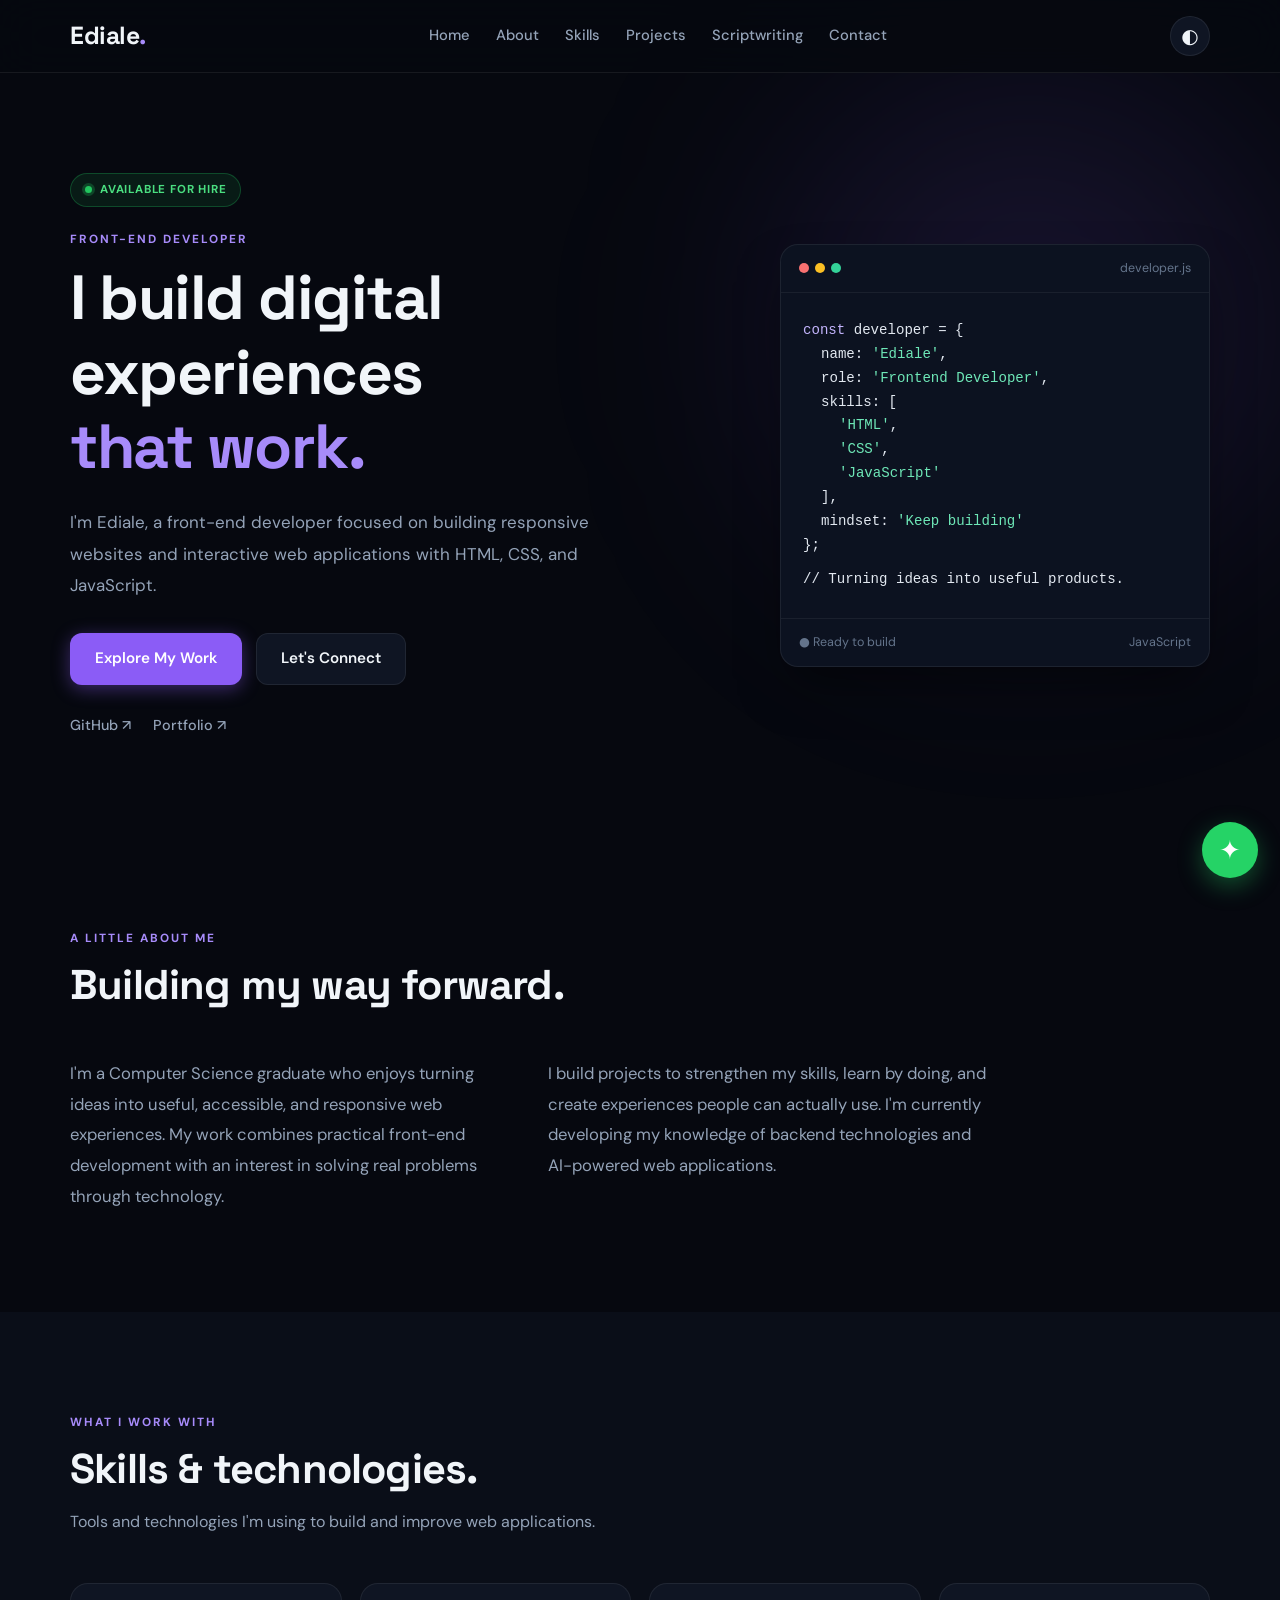
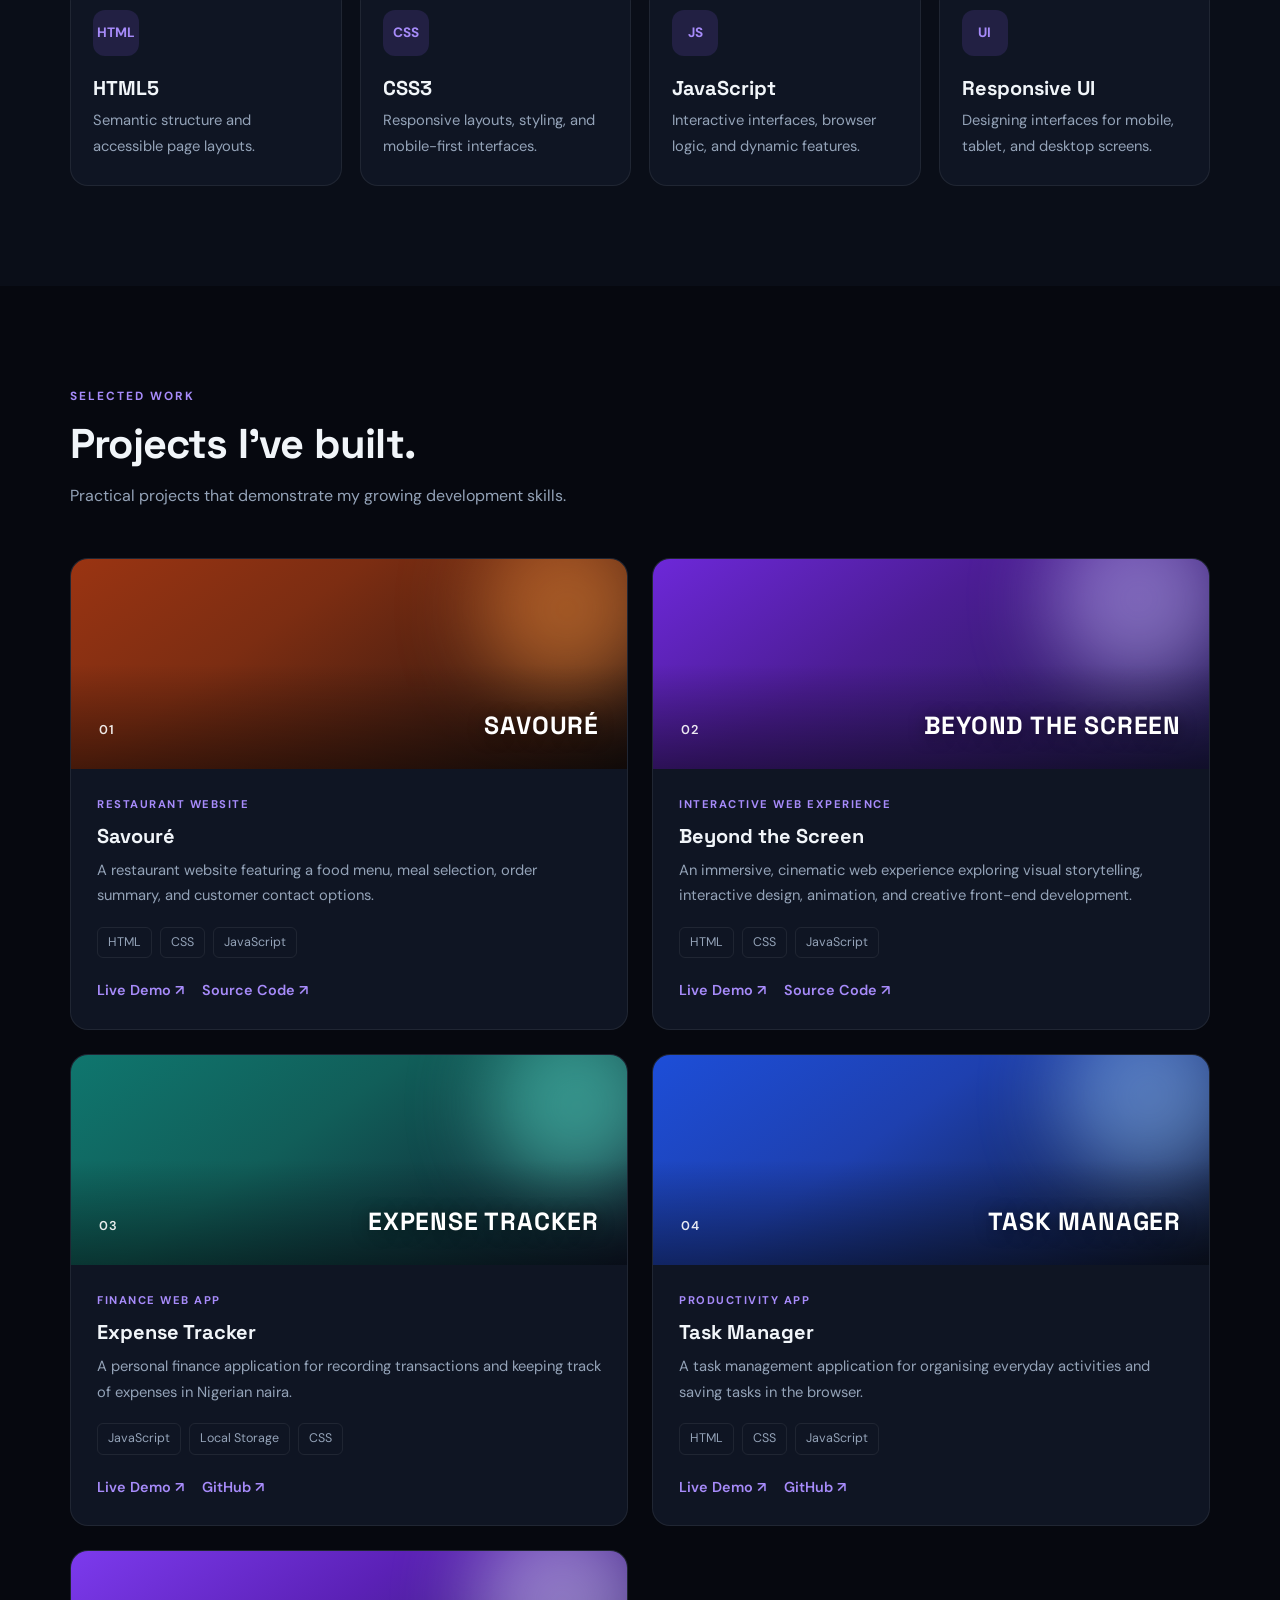
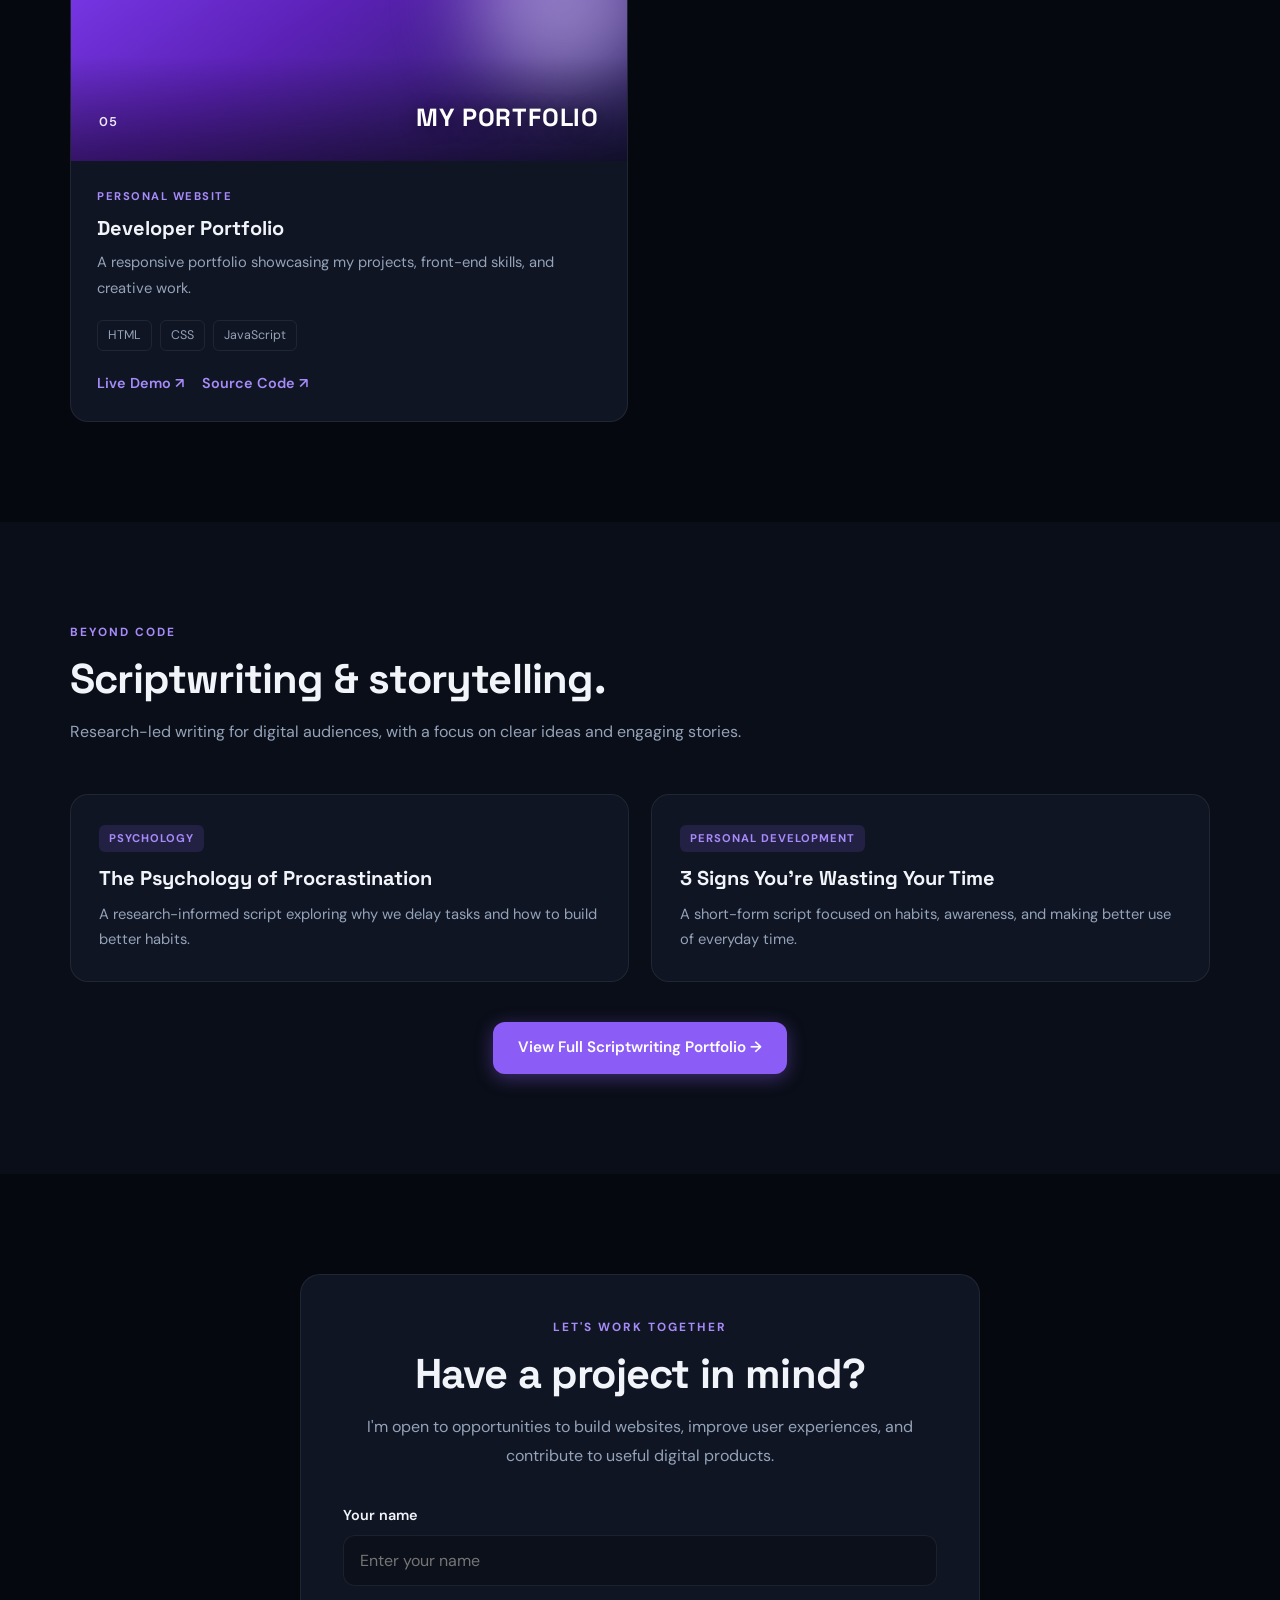
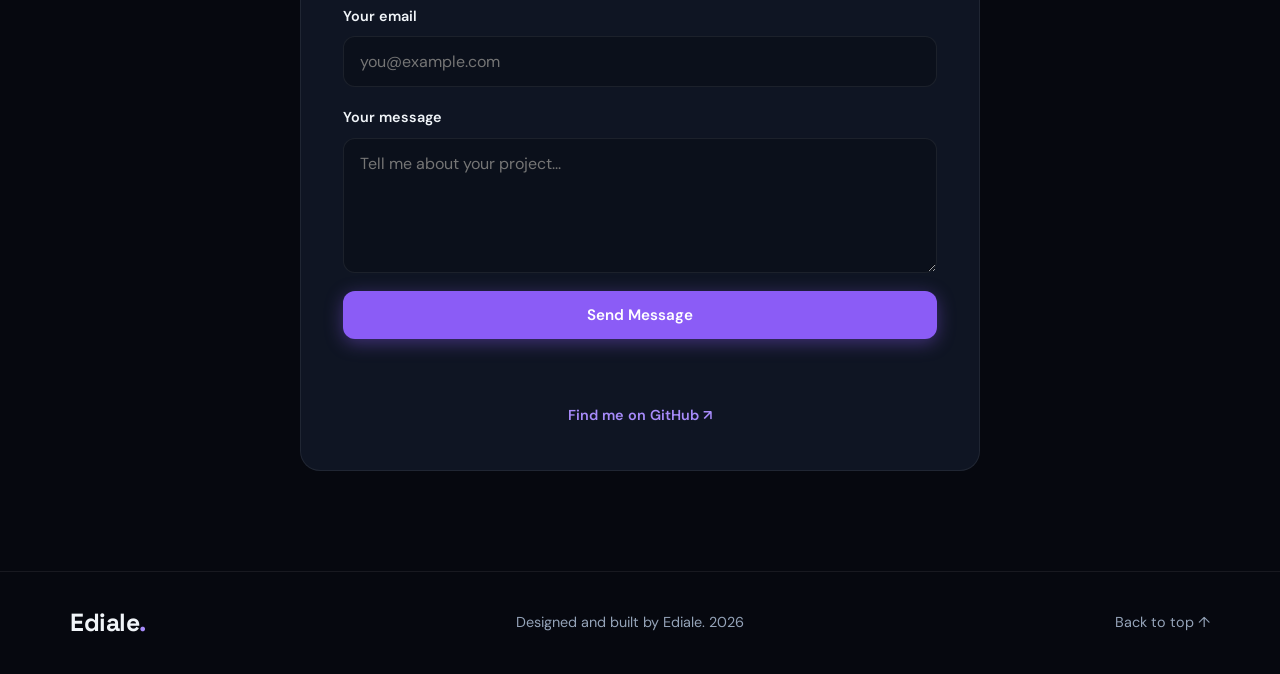
<file: index.html>
<!DOCTYPE html>
<html lang="en">
<head>
  <meta charset="UTF-8">
  <meta name="viewport" content="width=device-width, initial-scale=1, viewport-fit=cover">
  <meta name="description" content="Ediale is a front-end developer building responsive websites and interactive JavaScript applications.">
  <meta name="theme-color" content="#080b12">
  <title>Ediale | Front-End Developer</title>

  <link rel="preconnect" href="https://fonts.googleapis.com">
  <link rel="preconnect" href="https://fonts.gstatic.com" crossorigin>
  <link href="https://fonts.googleapis.com/css2?family=DM+Sans:wght@400;500;600;700&family=Space+Grotesk:wght@400;500;600;700&display=swap" rel="stylesheet">

  <link rel="stylesheet" href="style.css">
  <script src="script.js" defer></script>
</head>

<body>
  <div class="background-glow" aria-hidden="true"></div>

  <header class="site-header">
    <nav class="navbar container" aria-label="Main navigation">
      <a href="#home" class="logo">Ediale<span>.</span></a>

      <button class="menu-toggle" id="menu-toggle" type="button" aria-label="Open navigation menu" aria-expanded="false">
        <span></span><span></span><span></span>
      </button>

      <div class="nav-links" id="nav-links">
        <a href="#home">Home</a>
        <a href="#about">About</a>
        <a href="#skills">Skills</a>
        <a href="#projects">Projects</a>
        <a href="scriptwriting.html">Scriptwriting</a>
        <a href="#contact">Contact</a>
      </div>

      <button class="theme-toggle" id="theme-toggle" type="button" aria-label="Switch to light theme" aria-pressed="false">◐</button>
    </nav>
  </header>

  <main>
    <!-- HERO -->
    <section class="hero section" id="home">
      <div class="container hero-grid">
        <div class="hero-content">
          <p class="availability"><span class="availability-dot"></span> AVAILABLE FOR HIRE</p>
          <p class="eyebrow">FRONT-END DEVELOPER</p>

          <h1>I build digital experiences <span>that work.</span></h1>

          <p class="hero-description">
            I'm Ediale, a front-end developer focused on building responsive websites and interactive web applications with HTML, CSS, and JavaScript.
          </p>

          <div class="hero-actions">
            <a href="#projects" class="button button-primary">Explore My Work</a>
            <a href="#contact" class="button button-secondary">Let's Connect</a>
          </div>

          <div class="hero-socials">
            <a href="https://github.com/eddysparkle" target="_blank" rel="noopener noreferrer">GitHub ↗</a>
            <a href="https://eddysparkle.github.io/Ediale-Portfolio/" target="_blank" rel="noopener noreferrer">Portfolio ↗</a>
          </div>
        </div>

        <div class="hero-card">
          <div class="code-window">
            <div class="code-window-header">
              <div class="window-dots"><span></span><span></span><span></span></div>
              <span>developer.js</span>
            </div>

            <div class="code-content">
              <p><span class="code-purple">const</span> developer = {</p>
              <p class="code-indent">name: <span class="code-green">'Ediale'</span>,</p>
              <p class="code-indent">role: <span class="code-green">'Frontend Developer'</span>,</p>
              <p class="code-indent">skills: [</p>
              <p class="code-indent code-indent-2"><span class="code-green">'HTML'</span>,</p>
              <p class="code-indent code-indent-2"><span class="code-green">'CSS'</span>,</p>
              <p class="code-indent code-indent-2"><span class="code-green">'JavaScript'</span></p>
              <p class="code-indent">],</p>
              <p class="code-indent">mindset: <span class="code-green">'Keep building'</span></p>
              <p>};</p>
              <p class="code-comment">// Turning ideas into useful products.</p>
            </div>

            <div class="code-window-footer">
              <span>● Ready to build</span>
              <span>JavaScript</span>
            </div>
          </div>
        </div>
      </div>
    </section>

    <!-- ABOUT -->
    <section class="section" id="about">
      <div class="container">
        <div class="section-heading">
          <p class="eyebrow">A LITTLE ABOUT ME</p>
          <h2>Building my way forward.</h2>
        </div>

        <div class="about-content">
          <p>I'm a Computer Science graduate who enjoys turning ideas into useful, accessible, and responsive web experiences. My work combines practical front-end development with an interest in solving real problems through technology.</p>

          <p>I build projects to strengthen my skills, learn by doing, and create experiences people can actually use. I'm currently developing my knowledge of backend technologies and AI-powered web applications.</p>
        </div>
      </div>
    </section>

    <!-- SKILLS -->
    <section class="section section-alt" id="skills">
      <div class="container">
        <div class="section-heading">
          <p class="eyebrow">WHAT I WORK WITH</p>
          <h2>Skills &amp; technologies.</h2>
          <p>Tools and technologies I'm using to build and improve web applications.</p>
        </div>

        <div class="skills-grid">
          <article class="skill-card">
            <div class="skill-icon">HTML</div>
            <h3>HTML5</h3>
            <p>Semantic structure and accessible page layouts.</p>
          </article>

          <article class="skill-card">
            <div class="skill-icon">CSS</div>
            <h3>CSS3</h3>
            <p>Responsive layouts, styling, and mobile-first interfaces.</p>
          </article>

          <article class="skill-card">
            <div class="skill-icon">JS</div>
            <h3>JavaScript</h3>
            <p>Interactive interfaces, browser logic, and dynamic features.</p>
          </article>

          <article class="skill-card">
            <div class="skill-icon">UI</div>
            <h3>Responsive UI</h3>
            <p>Designing interfaces for mobile, tablet, and desktop screens.</p>
          </article>
        </div>
      </div>
    </section>

    <!-- PROJECTS -->
    <section class="section" id="projects">
      <div class="container">
        <div class="section-heading">
          <p class="eyebrow">SELECTED WORK</p>
          <h2>Projects I've built.</h2>
          <p>Practical projects that demonstrate my growing development skills.</p>
        </div>

        <div class="projects-grid">
          <article class="project-card">
            <div class="project-visual project-restaurant">
              <span class="project-number">01</span>
              <span class="project-visual-label">SAVOURÉ</span>
            </div>
            <div class="project-body">
              <p class="project-category">RESTAURANT WEBSITE</p>
              <h3>Savouré</h3>
              <p>A restaurant website featuring a food menu, meal selection, order summary, and customer contact options.</p>
              <div class="project-tags"><span>HTML</span><span>CSS</span><span>JavaScript</span></div>
              <div class="project-links">
                <a href="https://eddysparkle.github.io/savoure-restaurant/" target="_blank" rel="noopener noreferrer">Live Demo ↗</a>
                <a href="https://github.com/eddysparkle/savoure-restaurant" target="_blank" rel="noopener noreferrer">Source Code ↗</a>
              </div>
            </div>
          </article>

          <article class="project-card">
            <div class="project-visual project-beyond">
              <span class="project-number">02</span>
              <span class="project-visual-label">BEYOND THE SCREEN</span>
            </div>
            <div class="project-body">
              <p class="project-category">INTERACTIVE WEB EXPERIENCE</p>
              <h3>Beyond the Screen</h3>
              <p>An immersive, cinematic web experience exploring visual storytelling, interactive design, animation, and creative front-end development.</p>
              <div class="project-tags"><span>HTML</span><span>CSS</span><span>JavaScript</span></div>
              <div class="project-links">
                <a href="https://eddysparkle.github.io/ediale-beyond-the-screen/" target="_blank" rel="noopener noreferrer">Live Demo ↗</a>
                <a href="https://github.com/eddysparkle/ediale-beyond-the-screen" target="_blank" rel="noopener noreferrer">Source Code ↗</a>
              </div>
            </div>
          </article>

          <article class="project-card">
            <div class="project-visual project-expense">
              <span class="project-number">03</span>
              <span class="project-visual-label">EXPENSE TRACKER</span>
            </div>
            <div class="project-body">
              <p class="project-category">FINANCE WEB APP</p>
              <h3>Expense Tracker</h3>
              <p>A personal finance application for recording transactions and keeping track of expenses in Nigerian naira.</p>
              <div class="project-tags"><span>JavaScript</span><span>Local Storage</span><span>CSS</span></div>
              <div class="project-links">
                <a href="https://eddysparkle.github.io/Expense--Tracker/" target="_blank" rel="noopener noreferrer">Live Demo ↗</a>
                <a href="https://github.com/eddysparkle" target="_blank" rel="noopener noreferrer">GitHub ↗</a>
              </div>
            </div>
          </article>

          <article class="project-card">
            <div class="project-visual project-task">
              <span class="project-number">04</span>
              <span class="project-visual-label">TASK MANAGER</span>
            </div>
            <div class="project-body">
              <p class="project-category">PRODUCTIVITY APP</p>
              <h3>Task Manager</h3>
              <p>A task management application for organising everyday activities and saving tasks in the browser.</p>
              <div class="project-tags"><span>HTML</span><span>CSS</span><span>JavaScript</span></div>
              <div class="project-links">
                <a href="https://eddysparkle.github.io/ediale-task-manager/" target="_blank" rel="noopener noreferrer">Live Demo ↗</a>
                <a href="https://github.com/eddysparkle" target="_blank" rel="noopener noreferrer">GitHub ↗</a>
              </div>
            </div>
          </article>

          <article class="project-card">
            <div class="project-visual project-portfolio">
              <span class="project-number">05</span>
              <span class="project-visual-label">MY PORTFOLIO</span>
            </div>
            <div class="project-body">
              <p class="project-category">PERSONAL WEBSITE</p>
              <h3>Developer Portfolio</h3>
              <p>A responsive portfolio showcasing my projects, front-end skills, and creative work.</p>
              <div class="project-tags"><span>HTML</span><span>CSS</span><span>JavaScript</span></div>
              <div class="project-links">
                <a href="https://eddysparkle.github.io/Ediale-Portfolio/" target="_blank" rel="noopener noreferrer">Live Demo ↗</a>
                <a href="https://github.com/eddysparkle/Ediale-Portfolio" target="_blank" rel="noopener noreferrer">Source Code ↗</a>
              </div>
            </div>
          </article>
        </div>
      </div>
    </section>

    <!-- SCRIPTWRITING TEASER -->
    <section class="section section-alt" id="writing">
      <div class="container">
        <div class="section-heading">
          <p class="eyebrow">BEYOND CODE</p>
          <h2>Scriptwriting &amp; storytelling.</h2>
          <p>Research-led writing for digital audiences, with a focus on clear ideas and engaging stories.</p>
        </div>

        <div class="writing-grid">
          <article class="writing-card">
            <span class="writing-label">PSYCHOLOGY</span>
            <h3>The Psychology of Procrastination</h3>
            <p>A research-informed script exploring why we delay tasks and how to build better habits.</p>
          </article>

          <article class="writing-card">
            <span class="writing-label">PERSONAL DEVELOPMENT</span>
            <h3>3 Signs You're Wasting Your Time</h3>
            <p>A short-form script focused on habits, awareness, and making better use of everyday time.</p>
          </article>
        </div>

        <div style="margin-top: 2.5rem; text-align: center;">
          <a href="scriptwriting.html" class="button button-primary">
            View Full Scriptwriting Portfolio →
          </a>
        </div>
      </div>
    </section>

    <!-- CONTACT -->
    <section class="section" id="contact">
      <div class="container">
        <div class="contact-panel">
          <p class="eyebrow">LET'S WORK TOGETHER</p>
          <h2>Have a project in mind?</h2>
          <p>I'm open to opportunities to build websites, improve user experiences, and contribute to useful digital products.</p>

          <form id="contact-form" action="https://formspree.io/f/xvzqappg" method="POST">
            <div class="form-row">
              <label for="contact-name">Your name</label>
              <input type="text" id="contact-name" name="name" placeholder="Enter your name" required>
            </div>

            <div class="form-row">
              <label for="contact-email">Your email</label>
              <input type="email" id="contact-email" name="email" placeholder="you@example.com" required>
            </div>

            <div class="form-row">
              <label for="contact-message">Your message</label>
              <textarea id="contact-message" name="message" rows="5" placeholder="Tell me about your project..." required></textarea>
            </div>

            <button class="button button-primary" id="contact-submit" type="submit">Send Message</button>
            <p class="form-status" id="contact-status" role="status" aria-live="polite"></p>
          </form>

          <a class="github-contact" href="https://github.com/eddysparkle" target="_blank" rel="noopener noreferrer">Find me on GitHub ↗</a>
        </div>
      </div>
    </section>
  </main>

  <footer class="site-footer">
    <div class="container footer-content">
      <a href="#home" class="logo">Ediale<span>.</span></a>
      <p>Designed and built by Ediale. <span id="current-year">2026</span></p>
      <a href="#home">Back to top ↑</a>
    </div>
  </footer>

  <!-- Keep this chatbot directly inside body, outside main sections. -->
  <div id="ediale-ai-widget">
    <button id="ediale-chat-button" type="button" aria-label="Chat with Ediale AI" aria-controls="ediale-chat-box" aria-expanded="false">
      <span class="chat-button-icon" aria-hidden="true">✦</span>
      <span>Ediale AI</span>
    </button>

    <section id="ediale-chat-box" role="dialog" aria-label="Chat with Ediale AI" aria-modal="false" aria-hidden="true">
      <div class="chat-header">
        <div class="chat-header-info">
          <div class="chat-avatar" aria-hidden="true">E</div>
          <div>
            <h2>Ediale AI</h2>
            <p><span class="chat-online-dot"></span> Here to help</p>
          </div>
        </div>
        <button id="ediale-chat-close" class="chat-close" type="button" aria-label="Close chat">&times;</button>
      </div>

      <div id="ediale-chat-messages" class="chat-messages" aria-live="polite" aria-relevant="additions">
        <div class="chat-message bot-message">Hi! 👋 I'm Ediale AI. Ask me about Ediale's projects, skills, or development work.</div>
      </div>

      <div id="chat-suggestions" class="chat-suggestions">
        <button type="button" data-message="Tell me about Ediale's projects">Projects</button>
        <button type="button" data-message="What technologies does Ediale use?">Skills</button>
      </div>

      <form id="ediale-chat-form" class="chat-input-form">
        <input id="ediale-chat-input" type="text" name="message" placeholder="Ask Ediale AI..." aria-label="Your message" autocomplete="off" required>
        <button id="ediale-chat-send" type="submit" aria-label="Send message">↑</button>
      </form>

      <p class="chat-footer-note">Powered by AI</p>
    </section>
  </div>
</body>
</html>
</file>
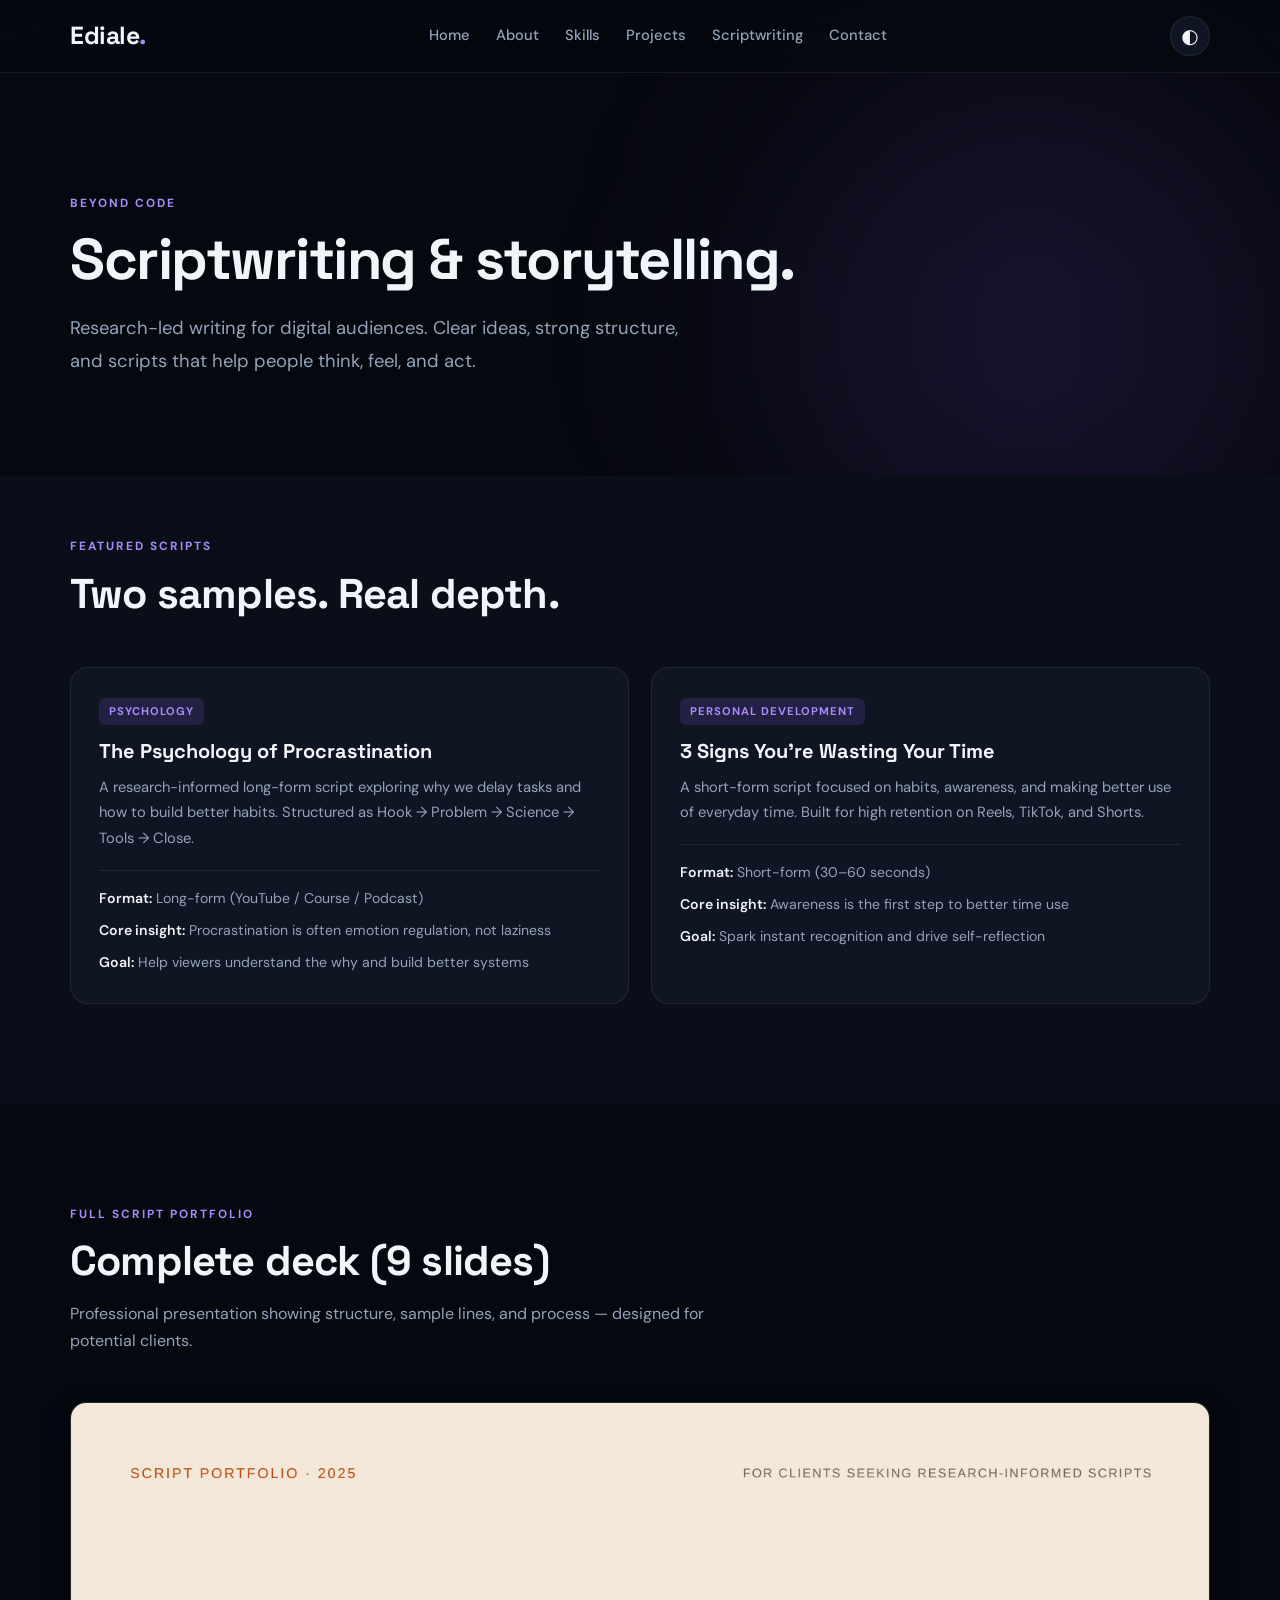
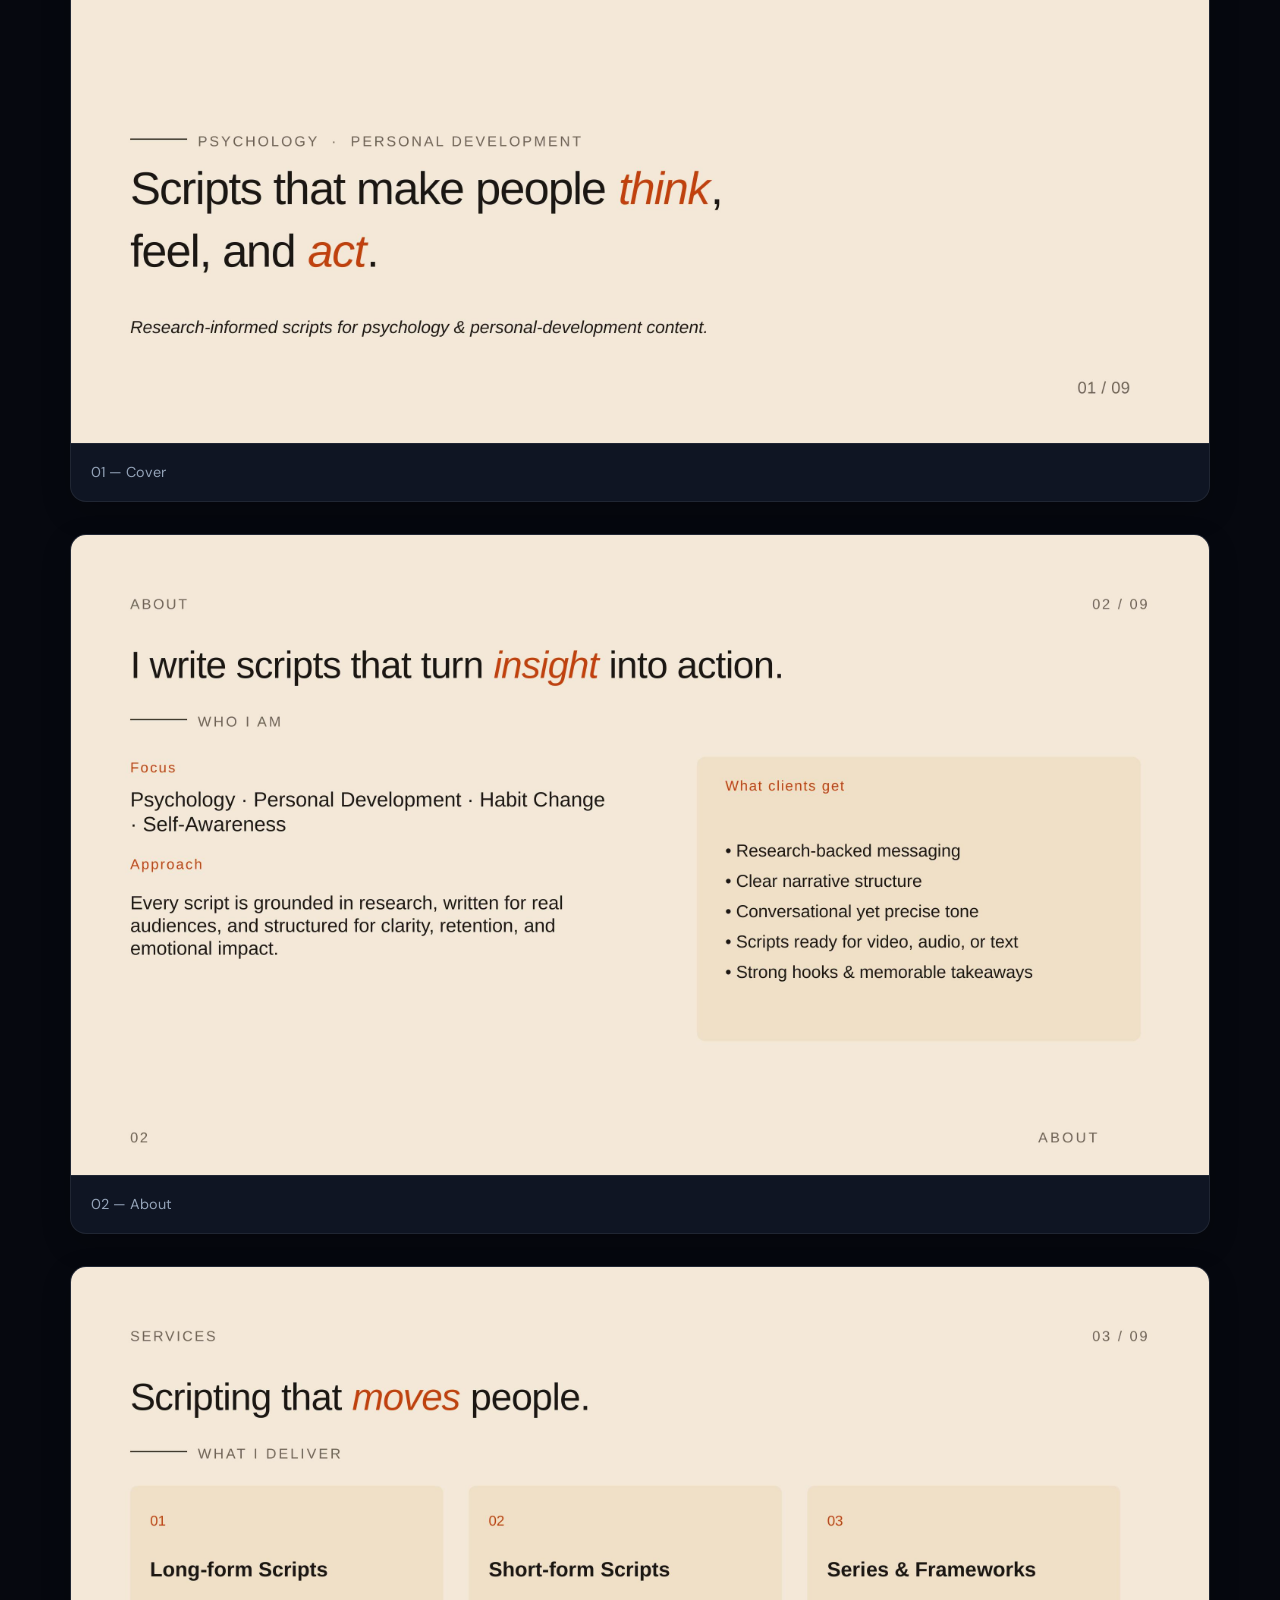
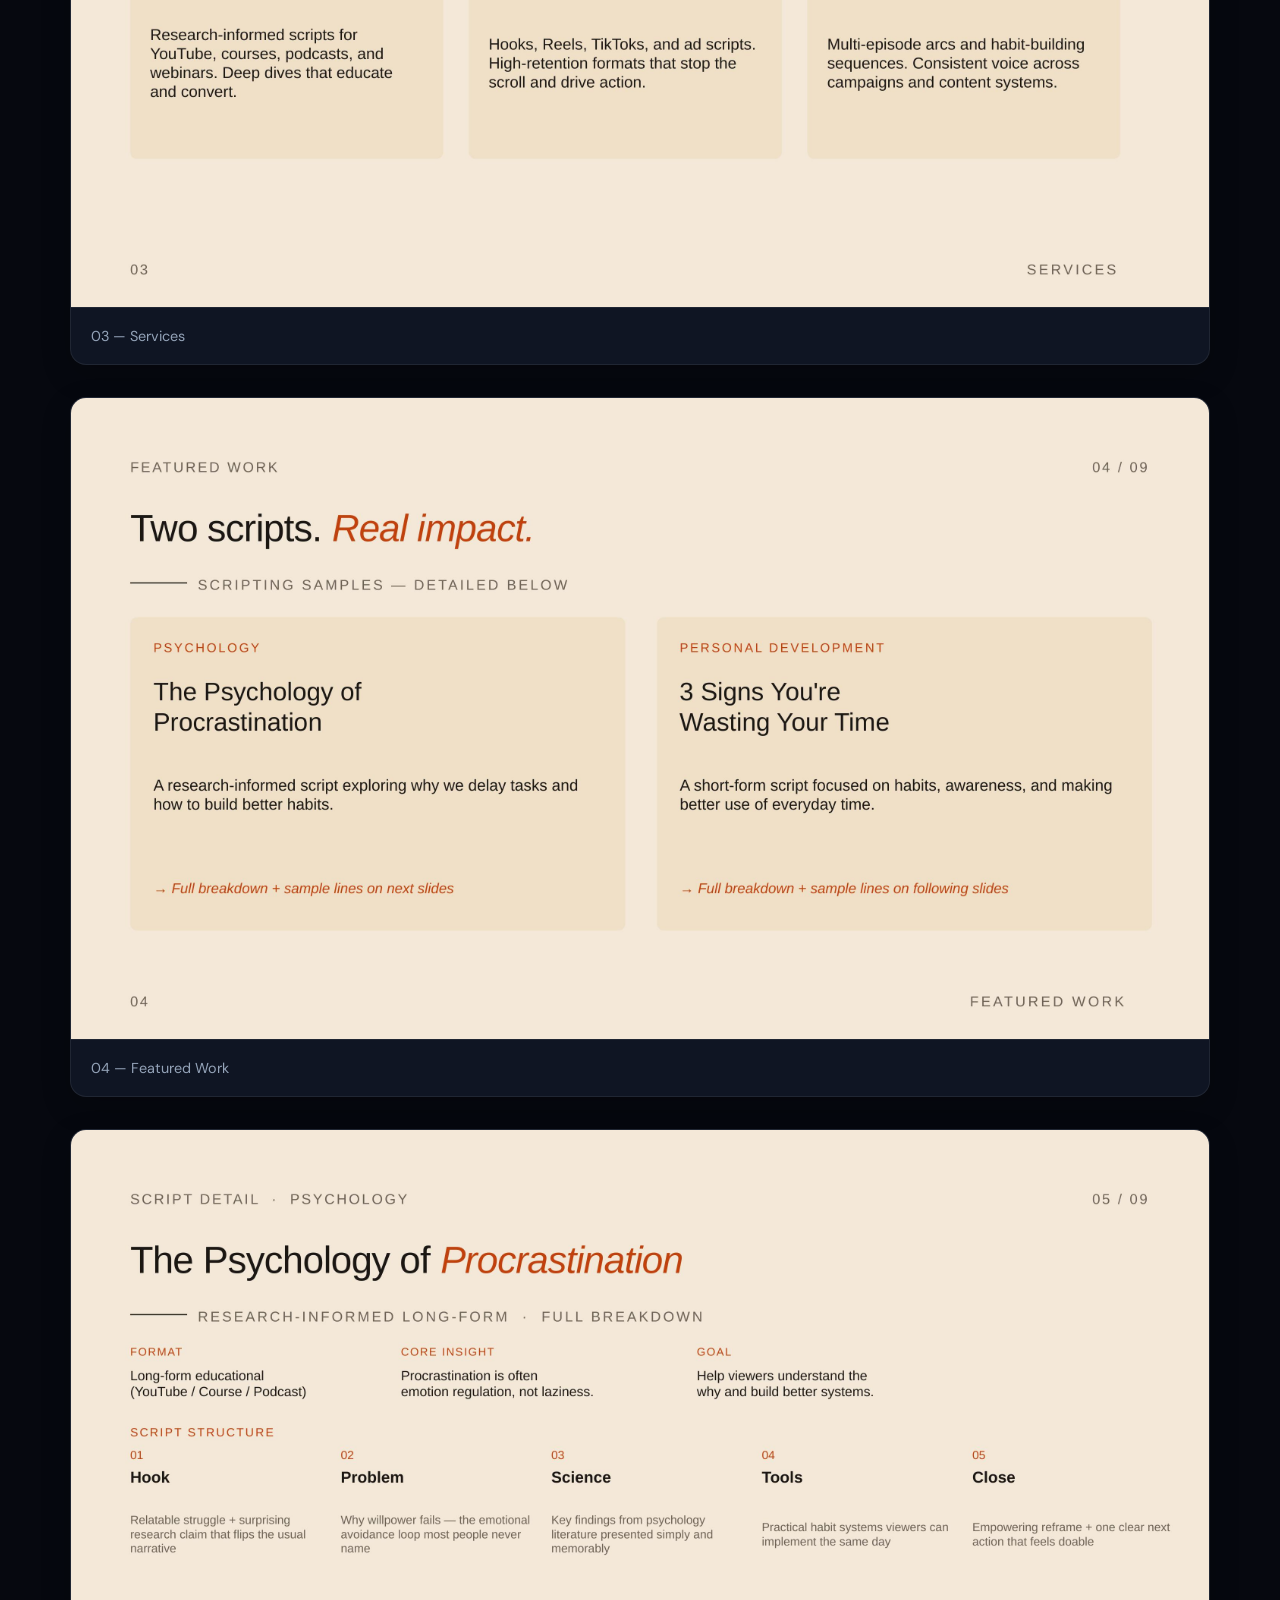
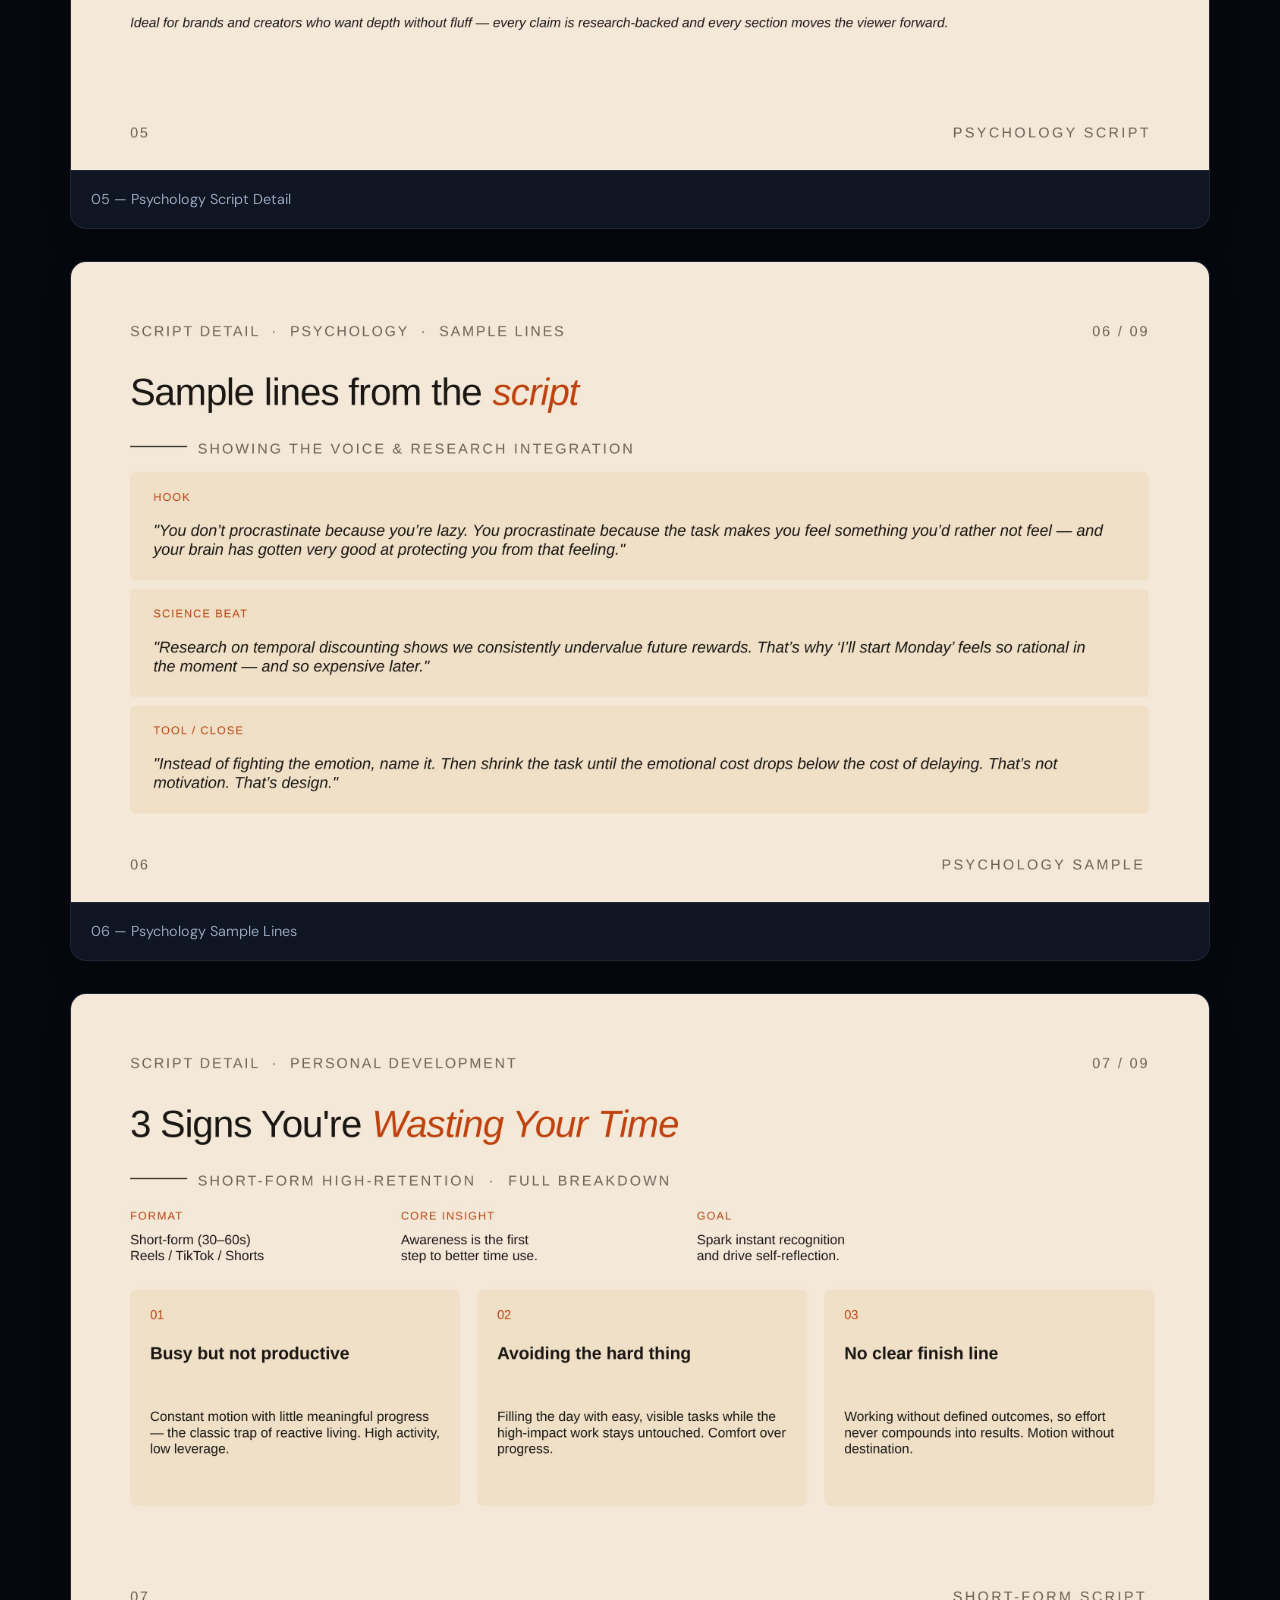
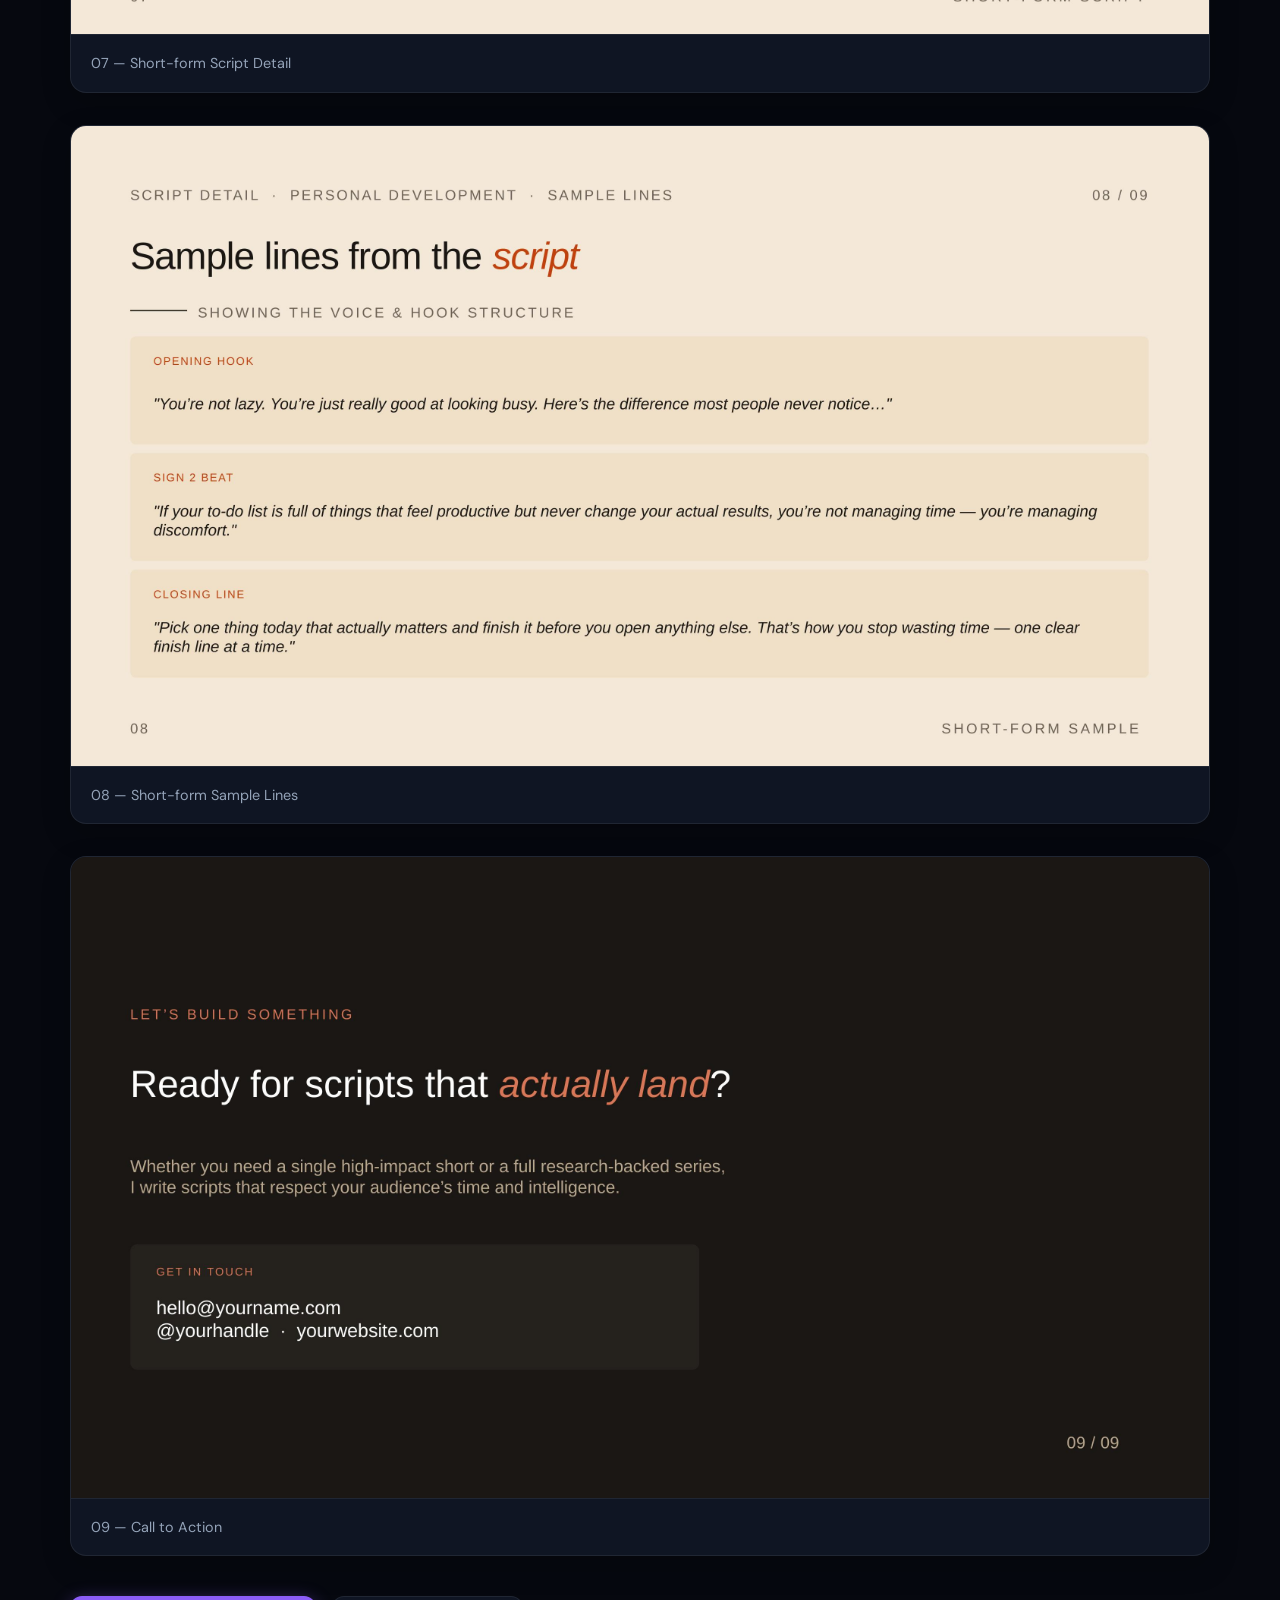
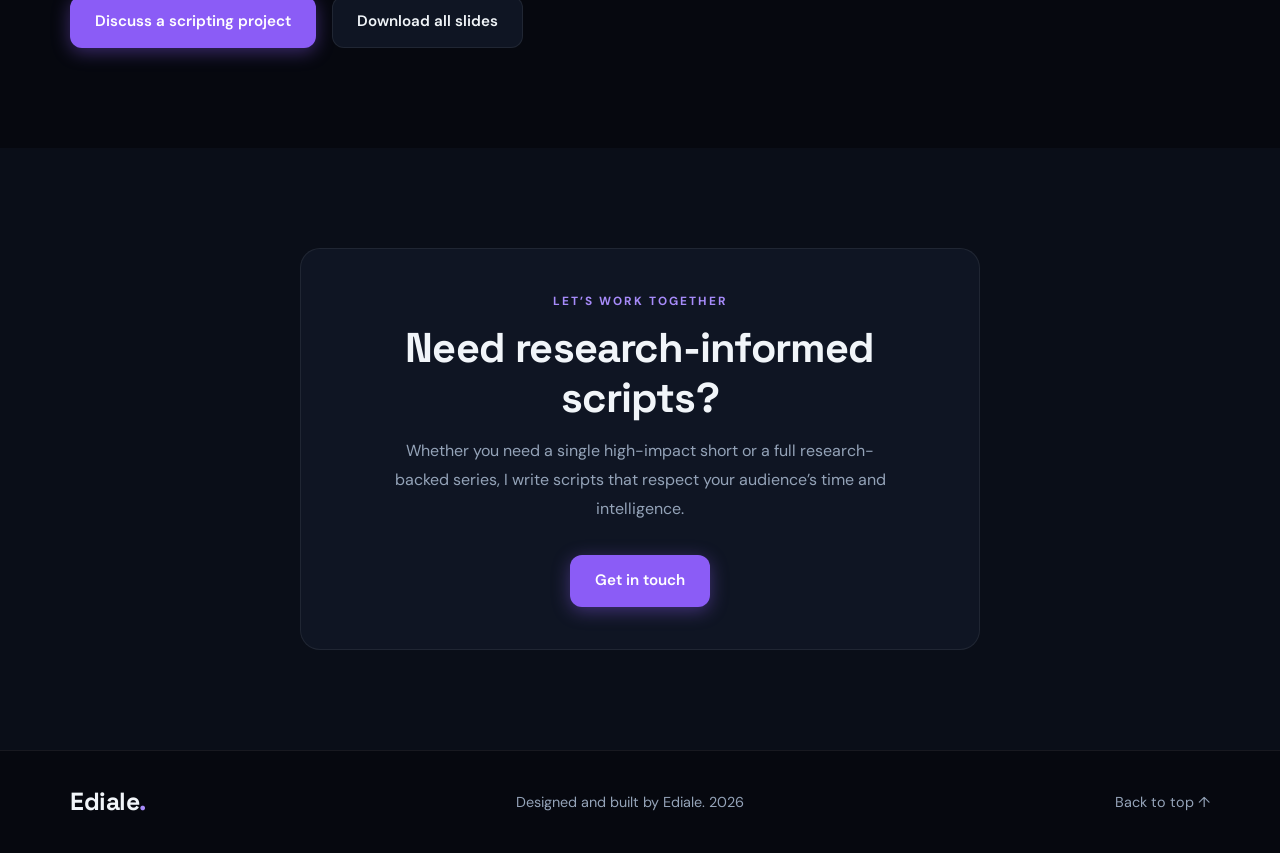
<file: scriptwriting.html>
<!DOCTYPE html>
<html lang="en">
<head>
  <meta charset="UTF-8">
  <meta name="viewport" content="width=device-width, initial-scale=1, viewport-fit=cover">
  <meta name="description" content="Ediale – Research-informed scriptwriting for psychology and personal development content.">
  <meta name="theme-color" content="#080b12">
  <title>Scriptwriting | Ediale</title>

  <link rel="preconnect" href="https://fonts.googleapis.com">
  <link rel="preconnect" href="https://fonts.gstatic.com" crossorigin>
  <link href="https://fonts.googleapis.com/css2?family=DM+Sans:wght@400;500;600;700&family=Space+Grotesk:wght@400;500;600;700&display=swap" rel="stylesheet">

  <link rel="stylesheet" href="style.css">
  <script src="script.js" defer></script>

  <style>
    .slides-gallery {
      display: grid;
      gap: 2rem;
      margin-top: 2.5rem;
    }

    .slide-card {
      background: var(--card);
      border: 1px solid var(--border);
      border-radius: 16px;
      overflow: hidden;
      box-shadow: 0 10px 30px rgba(0,0,0,0.2);
    }

    .slide-card a {
      display: block;
    }

    .slide-card img {
      width: 100%;
      height: auto;
      display: block;
      transition: transform 0.3s ease;
    }

    .slide-card a:hover img {
      transform: scale(1.02);
    }

    .slide-caption {
      padding: 1rem 1.25rem;
      font-size: 0.9rem;
      color: var(--muted);
      border-top: 1px solid var(--border);
    }

    .slides-actions {
      display: flex;
      flex-wrap: wrap;
      gap: 1rem;
      margin-top: 2.5rem;
      align-items: center;
    }
  </style>
</head>

<body>
  <div class="background-glow" aria-hidden="true"></div>

  <header class="site-header">
    <nav class="navbar container" aria-label="Main navigation">
      <a href="index.html" class="logo">Ediale<span>.</span></a>

      <button class="menu-toggle" id="menu-toggle" type="button" aria-label="Open navigation menu" aria-expanded="false">
        <span></span><span></span><span></span>
      </button>

      <div class="nav-links" id="nav-links">
        <a href="index.html#home">Home</a>
        <a href="index.html#about">About</a>
        <a href="index.html#skills">Skills</a>
        <a href="index.html#projects">Projects</a>
        <a href="scriptwriting.html" class="active">Scriptwriting</a>
        <a href="index.html#contact">Contact</a>
      </div>

      <button class="theme-toggle" id="theme-toggle" type="button" aria-label="Switch to light theme" aria-pressed="false">◐</button>
    </nav>
  </header>

  <main>
    <!-- PAGE HERO -->
    <section class="section" style="padding-top: 120px; padding-bottom: 50px;">
      <div class="container">
        <div class="section-heading" style="max-width: 780px;">
          <p class="eyebrow">BEYOND CODE</p>
          <h1 style="font-size: clamp(2.4rem, 5vw, 3.6rem); margin-bottom: 18px;">
            Scriptwriting &amp; storytelling.
          </h1>
          <p style="font-size: 1.15rem; line-height: 1.8; max-width: 640px;">
            Research-led writing for digital audiences. Clear ideas, strong structure, and scripts that help people think, feel, and act.
          </p>
        </div>
      </div>
    </section>

    <!-- TWO FEATURED SCRIPTS -->
    <section class="section section-alt" style="padding-top: 60px;">
      <div class="container">
        <div class="section-heading">
          <p class="eyebrow">FEATURED SCRIPTS</p>
          <h2>Two samples. Real depth.</h2>
        </div>

        <div class="writing-grid">
          <article class="writing-card">
            <span class="writing-label">PSYCHOLOGY</span>
            <h3>The Psychology of Procrastination</h3>
            <p>
              A research-informed long-form script exploring why we delay tasks and how to build better habits.
              Structured as Hook → Problem → Science → Tools → Close.
            </p>
            <ul class="writing-meta">
              <li><strong>Format:</strong> Long-form (YouTube / Course / Podcast)</li>
              <li><strong>Core insight:</strong> Procrastination is often emotion regulation, not laziness</li>
              <li><strong>Goal:</strong> Help viewers understand the why and build better systems</li>
            </ul>
          </article>

          <article class="writing-card">
            <span class="writing-label">PERSONAL DEVELOPMENT</span>
            <h3>3 Signs You're Wasting Your Time</h3>
            <p>
              A short-form script focused on habits, awareness, and making better use of everyday time.
              Built for high retention on Reels, TikTok, and Shorts.
            </p>
            <ul class="writing-meta">
              <li><strong>Format:</strong> Short-form (30–60 seconds)</li>
              <li><strong>Core insight:</strong> Awareness is the first step to better time use</li>
              <li><strong>Goal:</strong> Spark instant recognition and drive self-reflection</li>
            </ul>
          </article>
        </div>
      </div>
    </section>

    <!-- FULL PORTFOLIO SLIDES -->
    <section class="section">
      <div class="container">
        <div class="section-heading">
          <p class="eyebrow">FULL SCRIPT PORTFOLIO</p>
          <h2>Complete deck (9 slides)</h2>
          <p>Professional presentation showing structure, sample lines, and process — designed for potential clients.</p>
        </div>

        <div class="slides-gallery">
          <div class="slide-card">
            <a href="slide-1%20(1).jpg" target="_blank">
              <img src="slide-1%20(1).jpg" alt="Script Portfolio Cover">
            </a>
            <div class="slide-caption">01 — Cover</div>
          </div>

          <div class="slide-card">
            <a href="slide-2.jpg" target="_blank">
              <img src="slide-2.jpg" alt="About">
            </a>
            <div class="slide-caption">02 — About</div>
          </div>

          <div class="slide-card">
            <a href="slide-3.jpg" target="_blank">
              <img src="slide-3.jpg" alt="Services">
            </a>
            <div class="slide-caption">03 — Services</div>
          </div>

          <div class="slide-card">
            <a href="slide-4.jpg" target="_blank">
              <img src="slide-4.jpg" alt="Featured Work">
            </a>
            <div class="slide-caption">04 — Featured Work</div>
          </div>

          <div class="slide-card">
            <a href="slide-5.jpg" target="_blank">
              <img src="slide-5.jpg" alt="Psychology Script Detail">
            </a>
            <div class="slide-caption">05 — Psychology Script Detail</div>
          </div>

          <div class="slide-card">
            <a href="slide-6.jpg" target="_blank">
              <img src="slide-6.jpg" alt="Psychology Sample Lines">
            </a>
            <div class="slide-caption">06 — Psychology Sample Lines</div>
          </div>

          <div class="slide-card">
            <a href="slide-7.jpg" target="_blank">
              <img src="slide-7.jpg" alt="Short-form Script Detail">
            </a>
            <div class="slide-caption">07 — Short-form Script Detail</div>
          </div>

          <div class="slide-card">
            <a href="slide-8.jpg" target="_blank">
              <img src="slide-8.jpg" alt="Short-form Sample Lines">
            </a>
            <div class="slide-caption">08 — Short-form Sample Lines</div>
          </div>

          <div class="slide-card">
            <a href="slide-9.jpg" target="_blank">
              <img src="slide-9.jpg" alt="Call to Action">
            </a>
            <div class="slide-caption">09 — Call to Action</div>
          </div>
        </div>

        <div class="slides-actions">
          <a href="index.html#contact" class="button button-primary">Discuss a scripting project</a>
          <a href="portfolio_slides.zip" class="button button-secondary" download>Download all slides</a>
        </div>
      </div>
    </section>

    <!-- CTA -->
    <section class="section section-alt">
      <div class="container">
        <div class="contact-panel" style="text-align: center;">
          <p class="eyebrow">LET’S WORK TOGETHER</p>
          <h2>Need research-informed scripts?</h2>
          <p style="max-width: 520px; margin-inline: auto;">
            Whether you need a single high-impact short or a full research-backed series, I write scripts that respect your audience’s time and intelligence.
          </p>
          <div style="display: flex; flex-wrap: wrap; gap: 1rem; justify-content: center; margin-top: 1.75rem;">
            <a href="index.html#contact" class="button button-primary">Get in touch</a>
          </div>
        </div>
      </div>
    </section>
  </main>

  <footer class="site-footer">
    <div class="container footer-content">
      <a href="index.html" class="logo">Ediale<span>.</span></a>
      <p>Designed and built by Ediale. <span id="current-year">2026</span></p>
      <a href="#top">Back to top ↑</a>
    </div>
  </footer>
</body>
</html>
</file>
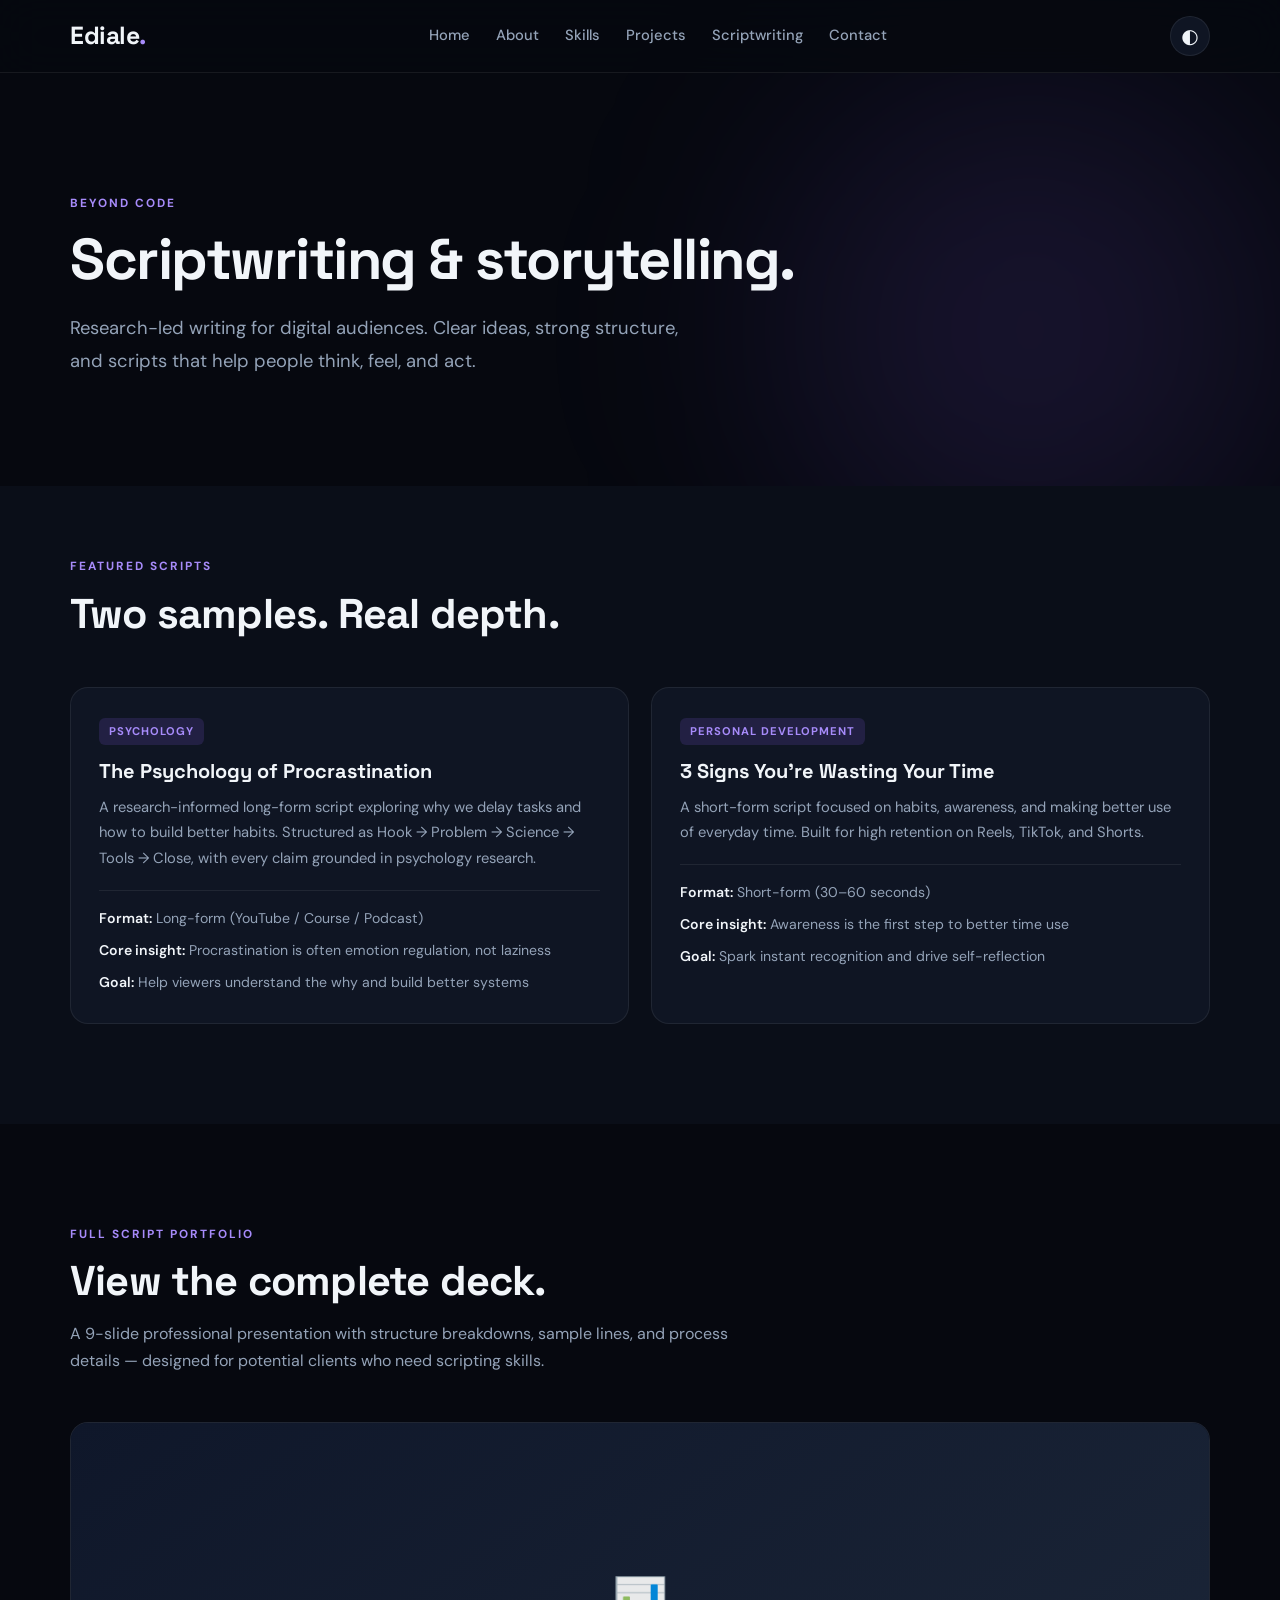
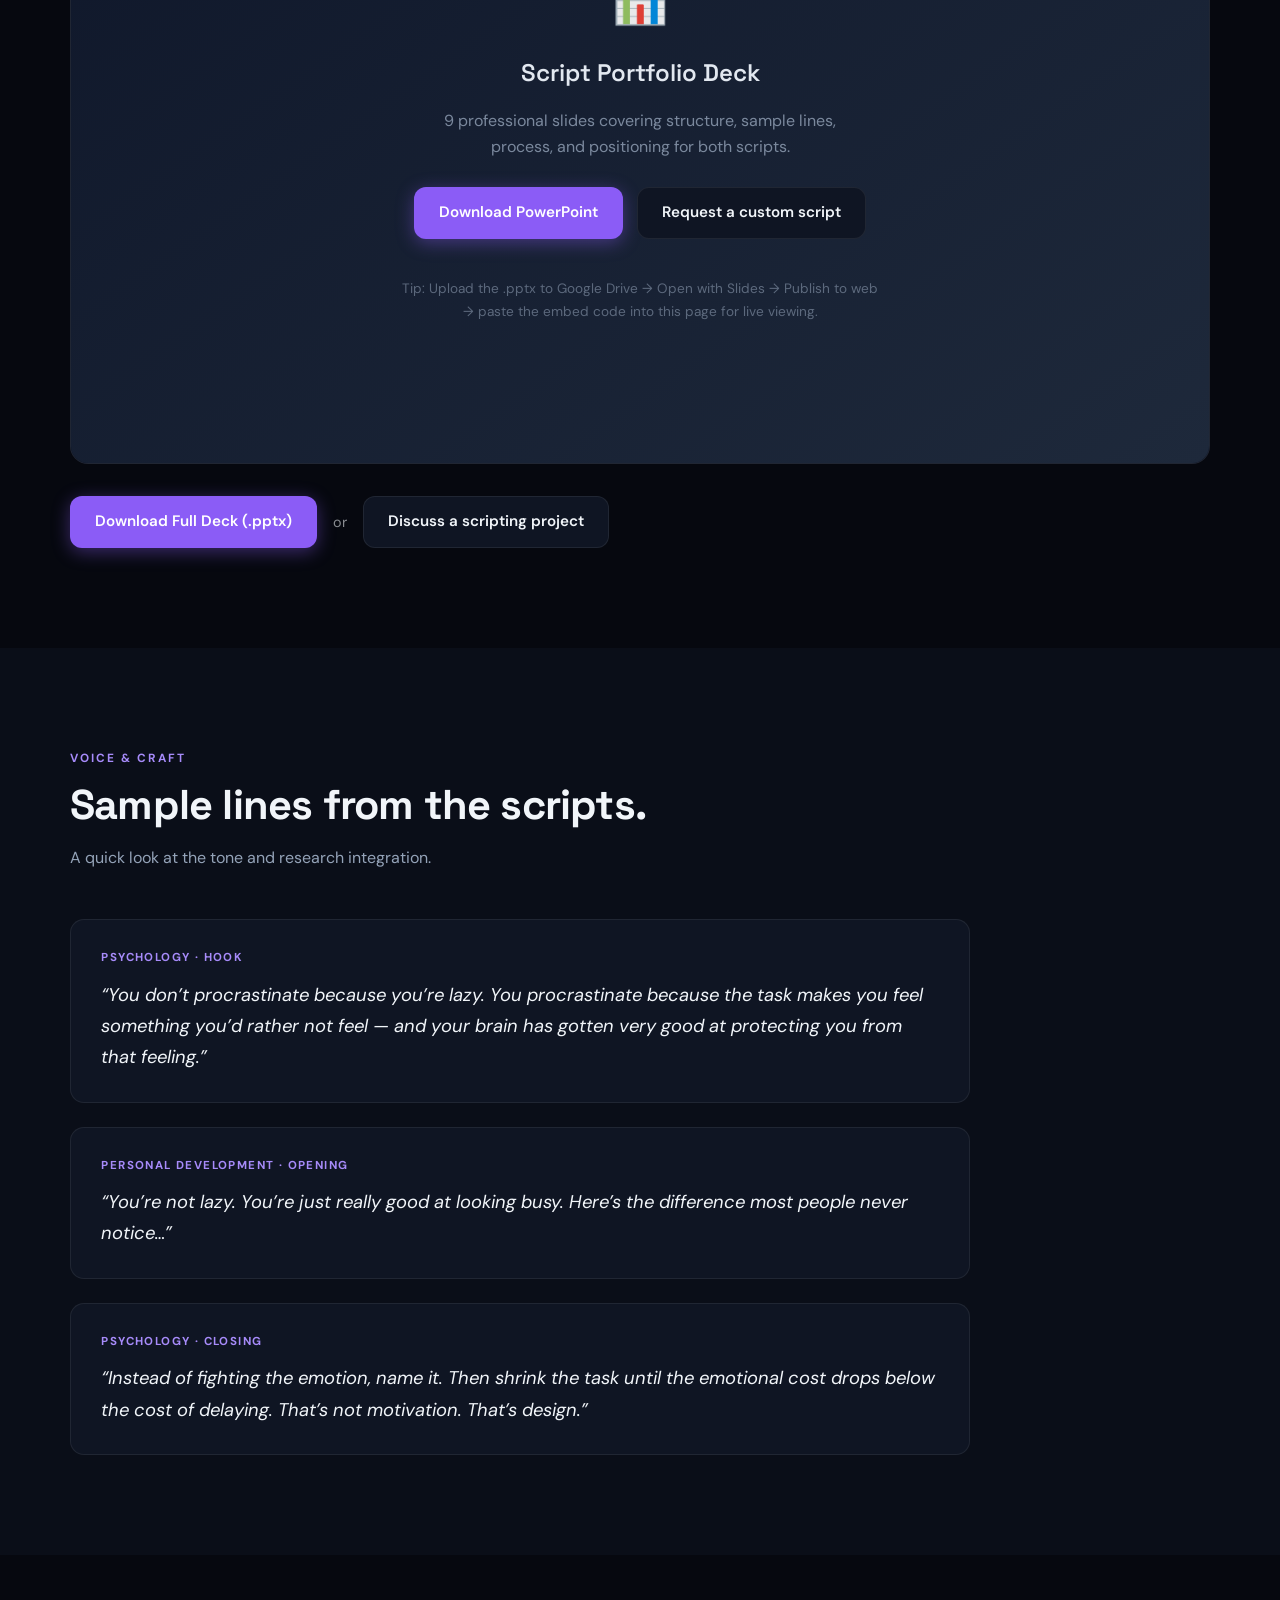
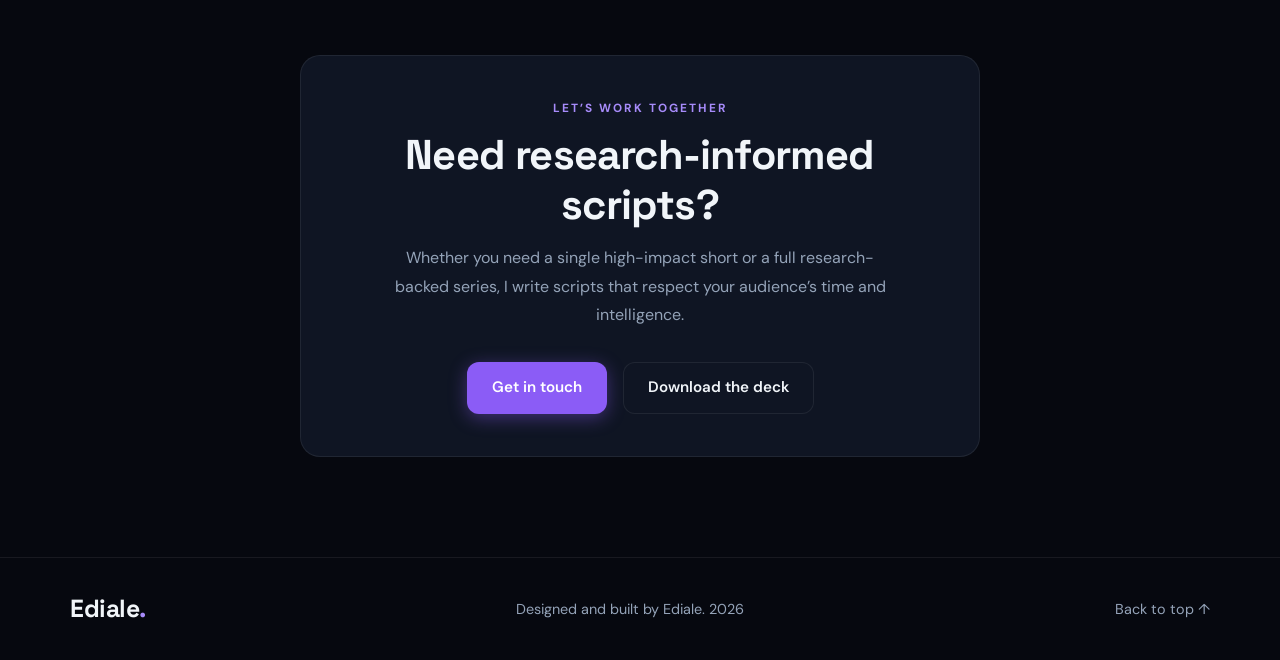
<file: Scriptwriting.html>
<!DOCTYPE html>
<html lang="en">
<head>
  <meta charset="UTF-8">
  <meta name="viewport" content="width=device-width, initial-scale=1, viewport-fit=cover">
  <meta name="description" content="Ediale – Research-informed scriptwriting for psychology and personal development content.">
  <meta name="theme-color" content="#080b12">
  <title>Scriptwriting | Ediale</title>

  <link rel="preconnect" href="https://fonts.googleapis.com">
  <link rel="preconnect" href="https://fonts.gstatic.com" crossorigin>
  <link href="https://fonts.googleapis.com/css2?family=DM+Sans:wght@400;500;600;700&family=Space+Grotesk:wght@400;500;600;700&display=swap" rel="stylesheet">

  <link rel="stylesheet" href="style.css">
  <script src="script.js" defer></script>
</head>

<body>
  <div class="background-glow" aria-hidden="true"></div>

  <header class="site-header">
    <nav class="navbar container" aria-label="Main navigation">
      <a href="index.html" class="logo">Ediale<span>.</span></a>

      <button class="menu-toggle" id="menu-toggle" type="button" aria-label="Open navigation menu" aria-expanded="false">
        <span></span><span></span><span></span>
      </button>

      <div class="nav-links" id="nav-links">
        <a href="index.html#home">Home</a>
        <a href="index.html#about">About</a>
        <a href="index.html#skills">Skills</a>
        <a href="index.html#projects">Projects</a>
        <a href="scriptwriting.html" class="active">Scriptwriting</a>
        <a href="index.html#contact">Contact</a>
      </div>

      <button class="theme-toggle" id="theme-toggle" type="button" aria-label="Switch to light theme" aria-pressed="false">◐</button>
    </nav>
  </header>

  <main>
    <!-- PAGE HERO -->
    <section class="section" style="padding-top: 120px; padding-bottom: 60px;">
      <div class="container">
        <div class="section-heading" style="max-width: 780px;">
          <p class="eyebrow">BEYOND CODE</p>
          <h1 style="font-size: clamp(2.4rem, 5vw, 3.6rem); margin-bottom: 18px;">
            Scriptwriting &amp; storytelling.
          </h1>
          <p style="font-size: 1.15rem; line-height: 1.8; max-width: 640px;">
            Research-led writing for digital audiences. Clear ideas, strong structure, and scripts that help people think, feel, and act.
          </p>
        </div>
      </div>
    </section>

    <!-- TWO FEATURED SCRIPTS -->
    <section class="section section-alt" style="padding-top: 70px;">
      <div class="container">
        <div class="section-heading">
          <p class="eyebrow">FEATURED SCRIPTS</p>
          <h2>Two samples. Real depth.</h2>
        </div>

        <div class="writing-grid">
          <!-- Psychology Script -->
          <article class="writing-card">
            <span class="writing-label">PSYCHOLOGY</span>
            <h3>The Psychology of Procrastination</h3>
            <p>
              A research-informed long-form script exploring why we delay tasks and how to build better habits.
              Structured as Hook → Problem → Science → Tools → Close, with every claim grounded in psychology research.
            </p>
            <ul class="writing-meta">
              <li><strong>Format:</strong> Long-form (YouTube / Course / Podcast)</li>
              <li><strong>Core insight:</strong> Procrastination is often emotion regulation, not laziness</li>
              <li><strong>Goal:</strong> Help viewers understand the why and build better systems</li>
            </ul>
          </article>

          <!-- Personal Development Script -->
          <article class="writing-card">
            <span class="writing-label">PERSONAL DEVELOPMENT</span>
            <h3>3 Signs You're Wasting Your Time</h3>
            <p>
              A short-form script focused on habits, awareness, and making better use of everyday time.
              Built for high retention on Reels, TikTok, and Shorts.
            </p>
            <ul class="writing-meta">
              <li><strong>Format:</strong> Short-form (30–60 seconds)</li>
              <li><strong>Core insight:</strong> Awareness is the first step to better time use</li>
              <li><strong>Goal:</strong> Spark instant recognition and drive self-reflection</li>
            </ul>
          </article>
        </div>
      </div>
    </section>

    <!-- FULL PORTFOLIO DECK -->
    <section class="section">
      <div class="container">
        <div class="section-heading">
          <p class="eyebrow">FULL SCRIPT PORTFOLIO</p>
          <h2>View the complete deck.</h2>
          <p>
            A 9-slide professional presentation with structure breakdowns, sample lines, and process details — designed for potential clients who need scripting skills.
          </p>
        </div>

        <!-- Embed / Fallback -->
        <div class="portfolio-embed-wrapper" style="
          background: var(--card);
          border: 1px solid var(--border);
          border-radius: 18px;
          overflow: hidden;
          margin-bottom: 2rem;
        ">
          <div style="
            position: relative;
            width: 100%;
            padding-bottom: 56.25%;
            height: 0;
            background: #0f172a;
          ">
            <!-- 
              TO ACTIVATE LIVE EMBED:
              1. Upload Script_Portfolio.pptx to Google Drive
              2. Open with Google Slides
              3. File → Share → Publish to web → Embed
              4. Paste the src below
            -->
            <iframe 
              id="script-portfolio-iframe"
              src="https://docs.google.com/presentation/d/1AzOadaaTGbz9dHZIjifI67WZu520Z6vl/edit?usp=drivesdk&ouid=105777184739659778339&rtpof=true&sd=true" 
              title="Ediale Script Portfolio"
              style="
                position: absolute;
                top: 0;
                left: 0;
                width: 100%;
                height: 100%;
                border: none;
              "
              allowfullscreen
              loading="lazy">
            </iframe>

            <!-- Fallback shown when no embed is set -->
            <div id="portfolio-fallback" style="
              position: absolute;
              inset: 0;
              display: flex;
              flex-direction: column;
              align-items: center;
              justify-content: center;
              gap: 1.25rem;
              padding: 2rem;
              text-align: center;
              background: linear-gradient(145deg, #0f172a 0%, #1e293b 100%);
              color: #e2e8f0;
            ">
              <div style="font-size: 2.8rem; opacity: 0.9;">📊</div>
              <h3 style="margin: 0; font-size: 1.5rem; font-weight: 600; font-family: 'Space Grotesk', sans-serif;">
                Script Portfolio Deck
              </h3>
              <p style="margin: 0; max-width: 440px; opacity: 0.8; line-height: 1.6;">
                9 professional slides covering structure, sample lines, process, and positioning for both scripts.
              </p>
              <div style="display: flex; flex-wrap: wrap; gap: 0.85rem; justify-content: center; margin-top: 0.5rem;">
                <a href="Script_Portfolio.pptx" download class="button button-primary" style="text-decoration: none;">
                  Download PowerPoint
                </a>
                <a href="index.html#contact" class="button button-secondary" style="text-decoration: none;">
                  Request a custom script
                </a>
              </div>
              <p style="margin: 1.1rem 0 0; font-size: 0.85rem; opacity: 0.55; max-width: 480px;">
                Tip: Upload the .pptx to Google Drive → Open with Slides → Publish to web → paste the embed code into this page for live viewing.
              </p>
            </div>
          </div>
        </div>

        <!-- Quick actions -->
        <div style="display: flex; flex-wrap: wrap; gap: 1rem; align-items: center;">
          <a href="Script_Portfolio.pptx" download class="button button-primary">
            Download Full Deck (.pptx)
          </a>
          <span style="opacity: 0.55; font-size: 0.9rem;">or</span>
          <a href="index.html#contact" class="button button-secondary">
            Discuss a scripting project
          </a>
        </div>
      </div>
    </section>

    <!-- SAMPLE LINES HIGHLIGHT -->
    <section class="section section-alt">
      <div class="container">
        <div class="section-heading">
          <p class="eyebrow">VOICE &amp; CRAFT</p>
          <h2>Sample lines from the scripts.</h2>
          <p>A quick look at the tone and research integration.</p>
        </div>

        <div style="display: grid; gap: 1.5rem; max-width: 900px;">
          <!-- Sample 1 -->
          <div style="
            background: var(--card);
            border: 1px solid var(--border);
            border-radius: 14px;
            padding: 1.75rem 1.9rem;
          ">
            <p style="
              font-size: 0.72rem;
              font-weight: 700;
              letter-spacing: 1.4px;
              color: var(--accent-light);
              margin-bottom: 0.75rem;
            ">PSYCHOLOGY · HOOK</p>
            <p style="
              font-size: 1.15rem;
              line-height: 1.7;
              color: var(--text);
              font-style: italic;
              margin: 0;
            ">
              “You don’t procrastinate because you’re lazy. You procrastinate because the task makes you feel something you’d rather not feel — and your brain has gotten very good at protecting you from that feeling.”
            </p>
          </div>

          <!-- Sample 2 -->
          <div style="
            background: var(--card);
            border: 1px solid var(--border);
            border-radius: 14px;
            padding: 1.75rem 1.9rem;
          ">
            <p style="
              font-size: 0.72rem;
              font-weight: 700;
              letter-spacing: 1.4px;
              color: var(--accent-light);
              margin-bottom: 0.75rem;
            ">PERSONAL DEVELOPMENT · OPENING</p>
            <p style="
              font-size: 1.15rem;
              line-height: 1.7;
              color: var(--text);
              font-style: italic;
              margin: 0;
            ">
              “You’re not lazy. You’re just really good at looking busy. Here’s the difference most people never notice…”
            </p>
          </div>

          <!-- Sample 3 -->
          <div style="
            background: var(--card);
            border: 1px solid var(--border);
            border-radius: 14px;
            padding: 1.75rem 1.9rem;
          ">
            <p style="
              font-size: 0.72rem;
              font-weight: 700;
              letter-spacing: 1.4px;
              color: var(--accent-light);
              margin-bottom: 0.75rem;
            ">PSYCHOLOGY · CLOSING</p>
            <p style="
              font-size: 1.15rem;
              line-height: 1.7;
              color: var(--text);
              font-style: italic;
              margin: 0;
            ">
              “Instead of fighting the emotion, name it. Then shrink the task until the emotional cost drops below the cost of delaying. That’s not motivation. That’s design.”
            </p>
          </div>
        </div>
      </div>
    </section>

    <!-- CTA -->
    <section class="section">
      <div class="container">
        <div class="contact-panel" style="text-align: center;">
          <p class="eyebrow">LET’S WORK TOGETHER</p>
          <h2>Need research-informed scripts?</h2>
          <p style="max-width: 520px; margin-inline: auto;">
            Whether you need a single high-impact short or a full research-backed series, I write scripts that respect your audience’s time and intelligence.
          </p>
          <div style="display: flex; flex-wrap: wrap; gap: 1rem; justify-content: center; margin-top: 1.75rem;">
            <a href="index.html#contact" class="button button-primary">Get in touch</a>
            <a href="Script_Portfolio.pptx" download class="button button-secondary">Download the deck</a>
          </div>
        </div>
      </div>
    </section>
  </main>

  <footer class="site-footer">
    <div class="container footer-content">
      <a href="index.html" class="logo">Ediale<span>.</span></a>
      <p>Designed and built by Ediale. <span id="current-year">2026</span></p>
      <a href="#top">Back to top ↑</a>
    </div>
  </footer>
</body>
</html>
</file>
<file: style.css>
:root {
  --bg: #06080f;
  --bg-alt: #0a0e18;
  --card: #0f1523;
  --card-hover: #141c2e;
  --text: #f1f5f9;
  --muted: #94a3b8;
  --accent: #8b5cf6;
  --accent-light: #a78bfa;
  --accent-soft: rgba(139, 92, 246, 0.15);
  --border: rgba(255, 255, 255, 0.07);
  --shadow: 0 25px 50px -12px rgba(0, 0, 0, 0.5);
  --header-bg: rgba(6, 8, 15, 0.88);
  --input-bg: #0b101b;
  --radius: 18px;
  --radius-sm: 12px;
}

* {
  box-sizing: border-box;
  margin: 0;
  padding: 0;
}

html {
  scroll-behavior: smooth;
  scroll-padding-top: 90px;
  width: 100%;
  max-width: 100%;
  overflow-x: hidden;
}

body {
  min-height: 100vh;
  width: 100%;
  max-width: 100%;
  background: var(--bg);
  color: var(--text);
  font-family: "DM Sans", system-ui, sans-serif;
  line-height: 1.7;
  overflow-x: hidden;
  transition: background .25s ease, color .25s ease;
}

body, button, input, textarea {
  font-family: "DM Sans", system-ui, sans-serif;
}

button, input, textarea {
  font-size: inherit;
}

button {
  cursor: pointer;
}

button, a {
  -webkit-tap-highlight-color: transparent;
}

a {
  color: inherit;
  text-decoration: none;
}

button:focus-visible,
a:focus-visible,
input:focus-visible,
textarea:focus-visible {
  outline: 2px solid var(--accent-light);
  outline-offset: 4px;
}

img {
  display: block;
  max-width: 100%;
}

::selection {
  background: var(--accent);
  color: #fff;
}

.container {
  width: min(1140px, calc(100% - 40px));
  margin-inline: auto;
}

.section {
  position: relative;
  padding: 100px 0;
}

.section-alt {
  background: var(--bg-alt);
}

.background-glow {
  position: absolute;
  top: 80px;
  right: 0;
  width: min(500px, 85vw);
  height: 500px;
  border-radius: 50%;
  background: rgba(139, 92, 246, 0.13);
  filter: blur(120px);
  pointer-events: none;
  z-index: -1;
}

.eyebrow {
  margin-bottom: 12px;
  color: var(--accent-light);
  font-size: 0.74rem;
  font-weight: 700;
  letter-spacing: 2px;
  text-transform: uppercase;
}

h1, h2, h3, .logo {
  font-family: "Space Grotesk", sans-serif;
  line-height: 1.2;
}

h1 {
  font-size: clamp(2.5rem, 5.5vw, 3.9rem);
  letter-spacing: -1.5px;
}

h2 {
  font-size: clamp(1.9rem, 3.5vw, 2.6rem);
  letter-spacing: -0.8px;
}

h3 {
  font-size: 1.25rem;
}

p {
  color: var(--muted);
}

section[id] {
  scroll-margin-top: 85px;
}

/* ========== NAVIGATION ========== */
.site-header {
  position: sticky;
  top: 0;
  z-index: 1000;
  background: var(--header-bg);
  border-bottom: 1px solid var(--border);
  backdrop-filter: blur(22px);
  -webkit-backdrop-filter: blur(22px);
}

.navbar {
  min-height: 72px;
  display: flex;
  align-items: center;
  justify-content: space-between;
  gap: 20px;
}

.logo {
  flex-shrink: 0;
  font-size: 1.55rem;
  font-weight: 700;
  letter-spacing: -0.5px;
}

.logo span {
  color: var(--accent-light);
}

.nav-links {
  display: flex;
  align-items: center;
  gap: 26px;
}

.nav-links a {
  color: var(--muted);
  font-size: 0.92rem;
  font-weight: 500;
  transition: color 0.2s;
}

.nav-links a:hover {
  color: var(--text);
}

.theme-toggle,
.menu-toggle {
  flex-shrink: 0;
  border: 1px solid var(--border);
  background: var(--card);
  color: var(--text);
  display: grid;
  place-items: center;
}

.theme-toggle {
  width: 40px;
  height: 40px;
  border-radius: 50%;
  font-size: 1.25rem;
}

.menu-toggle {
  display: none;
  width: 40px;
  height: 40px;
  border-radius: 10px;
  flex-direction: column;
  gap: 5px;
}

.menu-toggle span {
  width: 16px;
  height: 2px;
  border-radius: 2px;
  background: var(--text);
}

/* ========== BUTTONS ========== */
.button {
  min-height: 48px;
  display: inline-flex;
  align-items: center;
  justify-content: center;
  padding: 12px 24px;
  border: 1px solid transparent;
  border-radius: var(--radius-sm);
  font-size: 0.95rem;
  font-weight: 600;
  transition: all 0.25s ease;
}

.button:hover {
  transform: translateY(-2px);
}

.button-primary {
  background: var(--accent);
  color: #fff;
  box-shadow: 0 4px 18px rgba(139, 92, 246, 0.4);
}

.button-primary:hover {
  background: #7c3aed;
  box-shadow: 0 8px 24px rgba(139, 92, 246, 0.5);
}

.button-secondary {
  border-color: var(--border);
  background: var(--card);
  color: var(--text);
}

.button-secondary:hover {
  border-color: var(--accent);
  background: var(--card-hover);
}

/* ========== HERO ========== */
.hero {
  min-height: 620px;
  display: flex;
  align-items: center;
  padding: 100px 0 90px;
}

.hero-grid {
  display: grid;
  grid-template-columns: 1.15fr 0.85fr;
  align-items: center;
  gap: 60px;
}

.availability {
  width: fit-content;
  display: flex;
  align-items: center;
  gap: 8px;
  margin-bottom: 22px;
  padding: 6px 14px;
  border: 1px solid rgba(34, 197, 94, 0.28);
  border-radius: 50px;
  background: rgba(34, 197, 94, 0.1);
  color: #4ade80;
  font-size: 0.72rem;
  font-weight: 700;
  letter-spacing: 0.8px;
}

.availability-dot,
.chat-online-dot {
  width: 7px;
  height: 7px;
  border-radius: 50%;
  background: #22c55e;
  box-shadow: 0 0 0 3px rgba(34, 197, 94, 0.25);
}

.hero-content h1 {
  max-width: 680px;
  margin-bottom: 22px;
}

.hero-content h1 span {
  display: block;
  color: var(--accent-light);
}

.hero-description {
  max-width: 540px;
  margin-bottom: 32px;
  font-size: 1.06rem;
  line-height: 1.85;
}

.hero-actions,
.hero-socials {
  display: flex;
  flex-wrap: wrap;
  gap: 14px;
}

.hero-socials {
  gap: 22px;
  margin-top: 28px;
}

.hero-socials a {
  color: var(--muted);
  font-size: 0.9rem;
  font-weight: 500;
}

.hero-socials a:hover {
  color: var(--accent-light);
}

.hero-card {
  width: 100%;
  max-width: 430px;
  justify-self: end;
}

.code-window {
  overflow: hidden;
  border: 1px solid var(--border);
  border-radius: 18px;
  background: #0c1220;
  box-shadow: var(--shadow);
}

.code-window-header,
.code-window-footer {
  min-height: 48px;
  display: flex;
  align-items: center;
  justify-content: space-between;
  padding: 0 18px;
  border-bottom: 1px solid rgba(255, 255, 255, 0.06);
  color: #64748b;
  font-size: 0.78rem;
}

.window-dots {
  display: flex;
  gap: 6px;
}

.window-dots span {
  width: 10px;
  height: 10px;
  border-radius: 50%;
  background: #334155;
}

.window-dots span:first-child { background: #f87171; }
.window-dots span:nth-child(2) { background: #fbbf24; }
.window-dots span:nth-child(3) { background: #34d399; }

.code-content {
  padding: 26px 22px;
  color: #e2e8f0;
  font-family: "SF Mono", "Fira Code", monospace;
  font-size: 0.88rem;
  line-height: 1.7;
}

.code-content p { color: inherit; }
.code-indent { padding-left: 18px; }
.code-indent-2 { padding-left: 36px; }
.code-purple { color: #c4b5fd; }
.code-green { color: #6ee7b7; }
.code-comment { margin-top: 10px; color: #64748b; }

.code-window-footer {
  border-top: 1px solid rgba(255, 255, 255, 0.06);
  border-bottom: 0;
}

/* ========== ABOUT & SKILLS ========== */
.section-heading {
  max-width: 680px;
  margin-bottom: 48px;
}

.section-heading h2 {
  margin-bottom: 14px;
}

.about-content {
  display: grid;
  grid-template-columns: 1fr 1fr;
  gap: 36px;
  max-width: 920px;
}

.about-content p {
  font-size: 1.04rem;
  line-height: 1.85;
}

.skills-grid {
  display: grid;
  grid-template-columns: repeat(4, minmax(0, 1fr));
  gap: 18px;
}

.skill-card,
.project-card,
.writing-card {
  border: 1px solid var(--border);
  border-radius: var(--radius);
  background: var(--card);
  overflow: hidden;
}

.skill-card {
  padding: 26px 22px;
  transition: all 0.3s ease;
}

.skill-card:hover {
  transform: translateY(-5px);
  border-color: rgba(139, 92, 246, 0.4);
  box-shadow: 0 20px 40px rgba(0, 0, 0, 0.3);
}

.skill-icon {
  width: 46px;
  height: 46px;
  display: grid;
  place-items: center;
  margin-bottom: 20px;
  border-radius: 12px;
  background: var(--accent-soft);
  color: var(--accent-light);
  font-weight: 700;
  font-size: 0.85rem;
}

.skill-card h3 {
  margin-bottom: 8px;
}

.skill-card p,
.project-body > p:not(.project-category),
.writing-card p {
  font-size: 0.92rem;
  line-height: 1.75;
}

/* ========== PROJECTS – STRONG PREMIUM DESIGN ========== */
.projects-grid {
  display: grid;
  grid-template-columns: repeat(2, minmax(0, 1fr));
  gap: 24px;
}

.project-card {
  transition: all 0.35s cubic-bezier(0.22, 1, 0.36, 1);
}

.project-card:hover {
  transform: translateY(-8px);
  border-color: rgba(139, 92, 246, 0.5);
  box-shadow: 0 30px 60px rgba(0, 0, 0, 0.4);
}

.project-visual {
  position: relative;
  min-height: 210px;
  display: flex;
  align-items: flex-end;
  justify-content: space-between;
  padding: 28px;
  color: #fff;
  overflow: hidden;
}

/* Decorative shapes */
.project-visual::before {
  content: "";
  position: absolute;
  width: 180px;
  height: 180px;
  border-radius: 50%;
  filter: blur(40px);
  opacity: 0.5;
  pointer-events: none;
}

.project-visual::after {
  content: "";
  position: absolute;
  inset: 0;
  background: linear-gradient(to top, rgba(0,0,0,0.45) 0%, transparent 50%);
  pointer-events: none;
}

/* Individual strong designs */
.project-restaurant {
  background: linear-gradient(145deg, #9a3412 0%, #7c2d12 35%, #1c1210 100%);
}
.project-restaurant::before {
  background: #fb923c;
  top: -40px;
  right: -30px;
}

.project-beyond {
  background: linear-gradient(145deg, #6d28d9 0%, #4c1d95 40%, #1e1b4b 100%);
}
.project-beyond::before {
  background: #c4b5fd;
  top: -50px;
  right: -20px;
}

.project-expense {
  background: linear-gradient(145deg, #0f766e 0%, #115e59 40%, #0f172a 100%);
}
.project-expense::before {
  background: #5eead4;
  top: -40px;
  right: -40px;
}

.project-task {
  background: linear-gradient(145deg, #1d4ed8 0%, #1e40af 40%, #0f172a 100%);
}
.project-task::before {
  background: #93c5fd;
  top: -50px;
  right: -30px;
}

.project-portfolio {
  background: linear-gradient(145deg, #7c3aed 0%, #5b21b6 40%, #1e1b4b 100%);
}
.project-portfolio::before {
  background: #ddd6fe;
  top: -40px;
  right: -25px;
}

.project-number {
  position: relative;
  z-index: 2;
  font-size: 0.8rem;
  font-weight: 600;
  opacity: 0.9;
  letter-spacing: 0.5px;
}

.project-visual-label {
  position: relative;
  z-index: 2;
  font-family: "Space Grotesk", sans-serif;
  font-size: clamp(1.2rem, 2.2vw, 1.55rem);
  font-weight: 700;
  letter-spacing: 0.8px;
  text-align: right;
  text-shadow: 0 2px 16px rgba(0, 0, 0, 0.5);
  line-height: 1.25;
}

.project-body {
  padding: 26px;
}

.project-category {
  margin-bottom: 10px;
  color: var(--accent-light);
  font-size: 0.7rem;
  font-weight: 700;
  letter-spacing: 1.5px;
}

.project-body h3 {
  margin-bottom: 10px;
}

.project-body > p:not(.project-category) {
  margin-bottom: 18px;
}

.project-tags {
  display: flex;
  flex-wrap: wrap;
  gap: 8px;
  margin-bottom: 20px;
}

.project-tags span {
  padding: 4px 10px;
  border: 1px solid var(--border);
  border-radius: 6px;
  color: var(--muted);
  font-size: 0.78rem;
}

.project-links {
  display: flex;
  flex-wrap: wrap;
  gap: 18px;
}

.project-links a,
.github-contact {
  color: var(--accent-light);
  font-size: 0.9rem;
  font-weight: 600;
}

.project-links a:hover,
.github-contact:hover {
  text-decoration: underline;
}

/* ========== WRITING ========== */
.writing-grid {
  display: grid;
  grid-template-columns: repeat(2, minmax(0, 1fr));
  gap: 22px;
}

.writing-card {
  position: relative;
  padding: 28px;
  transition: all 0.3s ease;
}

.writing-card:hover {
  transform: translateY(-4px);
  border-color: rgba(139, 92, 246, 0.4);
}

.writing-label {
  display: inline-block;
  margin-bottom: 14px;
  padding: 4px 10px;
  border-radius: 6px;
  background: var(--accent-soft);
  color: var(--accent-light);
  font-size: 0.7rem;
  font-weight: 700;
  letter-spacing: 1px;
}

.writing-card h3 {
  margin-bottom: 12px;
}

.writing-meta {
  margin-top: 18px;
  padding-top: 16px;
  border-top: 1px solid var(--border);
  list-style: none;
  display: grid;
  gap: 8px;
}

.writing-meta li {
  font-size: 0.88rem;
  color: var(--muted);
}

.writing-meta strong {
  color: var(--text);
  font-weight: 600;
}

/* ========== CONTACT ========== */
.contact-panel {
  max-width: 680px;
  margin: auto;
  padding: 42px;
  border: 1px solid var(--border);
  border-radius: 20px;
  background: var(--card);
  text-align: center;
}

.contact-panel > p:not(.eyebrow) {
  margin: 14px 0 32px;
  line-height: 1.8;
}

.contact-panel form {
  display: grid;
  gap: 18px;
  text-align: left;
}

.form-row {
  display: grid;
  gap: 8px;
}

.form-row label {
  font-size: 0.9rem;
  font-weight: 600;
}

.form-row input,
.form-row textarea {
  width: 100%;
  padding: 14px 16px;
  border: 1px solid var(--border);
  border-radius: var(--radius-sm);
  background: var(--input-bg);
  color: var(--text);
}

.form-row input:focus,
.form-row textarea:focus {
  outline: none;
  border-color: var(--accent);
}

.form-row textarea {
  resize: vertical;
}

.form-status {
  min-height: 1.5em;
  font-size: 0.9rem;
}

.github-contact {
  display: inline-block;
  margin-top: 24px;
}

/* ========== FOOTER ========== */
.site-footer {
  padding: 36px 0;
  border-top: 1px solid var(--border);
}

.footer-content {
  display: flex;
  align-items: center;
  justify-content: space-between;
  gap: 20px;
  flex-wrap: wrap;
}

.footer-content p,
.footer-content > a:last-child {
  font-size: 0.9rem;
  color: var(--muted);
}

/* ========== LIGHT THEME ========== */
body.light-theme {
  --bg: #f6f7fb;
  --bg-alt: #edf0f7;
  --card: #ffffff;
  --card-hover: #f0f1fa;
  --text: #171a27;
  --muted: #626b7e;
  --accent: #7c3aed;
  --accent-light: #6d28d9;
  --border: rgba(24, 31, 50, 0.12);
  --shadow: 0 20px 60px rgba(24, 31, 50, 0.1);
  --header-bg: rgba(246, 247, 251, 0.92);
  --input-bg: #ffffff;
}

body.light-theme .code-window {
  background: #151a28;
}

body.light-theme .code-content {
  color: #e5eaff;
}

/* ========== RESPONSIVE ========== */
@media (max-width: 900px) {
  .hero-grid {
    grid-template-columns: 1fr;
    gap: 50px;
  }
  .hero-card {
    max-width: 100%;
    justify-self: start;
  }
  .skills-grid {
    grid-template-columns: repeat(2, minmax(0, 1fr));
  }
  .projects-grid,
  .writing-grid,
  .about-content {
    grid-template-columns: 1fr;
  }
  .section {
    padding: 80px 0;
  }
}

@media (max-width: 680px) {
  .container {
    width: calc(100% - 32px);
  }
  .section {
    padding: 70px 0;
  }
  .navbar {
    min-height: 68px;
  }
  .menu-toggle {
    display: flex;
    margin-left: auto;
  }
  .nav-links {
    position: absolute;
    top: 68px;
    right: 0;
    left: 0;
    display: none;
    flex-direction: column;
    align-items: stretch;
    gap: 0;
    padding: 10px 16px 16px;
    border-bottom: 1px solid var(--border);
    background: var(--bg);
    box-shadow: var(--shadow);
  }
  .nav-links.is-open {
    display: flex;
  }
  .nav-links a {
    padding: 12px 4px;
    border-bottom: 1px solid var(--border);
    font-size: 0.95rem;
  }
  .nav-links a:last-child {
    border-bottom: 0;
  }
  .hero {
    min-height: auto;
    padding: 70px 0;
  }
  .hero-content h1 {
    font-size: clamp(2.4rem, 10vw, 3.4rem);
  }
  .skills-grid {
    grid-template-columns: 1fr 1fr;
  }
  .contact-panel {
    padding: 28px 20px;
  }
  .footer-content {
    flex-direction: column;
    align-items: flex-start;
    gap: 12px;
  }
}

@media (max-width: 480px) {
  .skills-grid {
    grid-template-columns: 1fr;
  }
  .hero-actions {
    flex-direction: column;
  }
  .button {
    width: 100%;
  }
}

/* =========================================================
   EDIALE AI CHATBOT – FULL STYLES (KEPT EXACTLY)
   ========================================================= */
html, body {
  overflow-x: hidden !important;
  max-width: 100vw !important;
}

#ediale-ai-widget {
  position: static !important;
  width: 0 !important;
  height: 0 !important;
  margin: 0 !important;
  padding: 0 !important;
  overflow: visible !important;
  pointer-events: none !important;
}

#ediale-chat-button {
  position: fixed !important;
  right: 22px !important;
  bottom: 22px !important;
  left: auto !important;
  top: auto !important;
  width: 56px !important;
  height: 56px !important;
  min-width: 56px !important;
  min-height: 56px !important;
  padding: 0 !important;
  margin: 0 !important;
  display: flex !important;
  align-items: center !important;
  justify-content: center !important;
  border: none !important;
  border-radius: 50% !important;
  background: #25d366 !important;
  color: #fff !important;
  box-shadow: 0 8px 24px rgba(37, 211, 102, 0.35) !important;
  z-index: 9999 !important;
  pointer-events: auto !important;
  visibility: visible !important;
  opacity: 1 !important;
  transform: none !important;
  cursor: pointer !important;
}

#ediale-chat-button:hover {
  transform: scale(1.06) !important;
  box-shadow: 0 10px 28px rgba(37, 211, 102, 0.45) !important;
}

#ediale-chat-button .chat-button-icon {
  display: block !important;
  font-size: 26px !important;
  line-height: 1 !important;
  color: #fff !important;
}

#ediale-chat-button > span:last-child {
  display: none !important;
}

#ediale-chat-box {
  position: fixed !important;
  right: 16px !important;
  bottom: 90px !important;
  left: auto !important;
  top: auto !important;
  display: none !important;
  width: min(360px, calc(100vw - 32px)) !important;
  max-width: calc(100vw - 32px) !important;
  max-height: calc(100dvh - 120px) !important;
  height: min(480px, calc(100dvh - 120px)) !important;
  min-height: 280px !important;
  overflow: hidden !important;
  border: 1px solid var(--border) !important;
  border-radius: 18px !important;
  background: var(--card) !important;
  box-shadow: 0 20px 60px rgba(0, 0, 0, 0.45) !important;
  z-index: 9998 !important;
  transform: none !important;
  pointer-events: auto !important;
}

#ediale-chat-box.is-open {
  display: flex !important;
  flex-direction: column !important;
}

.chat-header {
  display: flex !important;
  align-items: center !important;
  justify-content: space-between !important;
  gap: 12px !important;
  padding: 14px 16px !important;
  border-bottom: 1px solid var(--border) !important;
  background: var(--bg-alt) !important;
  flex-shrink: 0 !important;
}

.chat-header-info {
  display: flex !important;
  align-items: center !important;
  gap: 12px !important;
}

.chat-avatar {
  width: 40px !important;
  height: 40px !important;
  display: grid !important;
  place-items: center !important;
  border-radius: 50% !important;
  background: var(--accent) !important;
  color: #fff !important;
  font-weight: 700 !important;
  font-size: 1rem !important;
  flex-shrink: 0 !important;
}

.chat-header h2 {
  font-size: 1.05rem !important;
  margin: 0 !important;
  color: var(--text) !important;
}

.chat-header p {
  display: flex !important;
  align-items: center !important;
  gap: 6px !important;
  font-size: 0.75rem !important;
  margin: 0 !important;
  color: var(--muted) !important;
}

.chat-close {
  width: 36px !important;
  height: 36px !important;
  border: 0 !important;
  border-radius: 9px !important;
  background: transparent !important;
  color: var(--text) !important;
  font-size: 1.6rem !important;
  line-height: 1 !important;
  cursor: pointer !important;
  flex-shrink: 0 !important;
}

.chat-messages {
  flex: 1 1 auto !important;
  display: flex !important;
  flex-direction: column !important;
  align-items: flex-start !important;
  gap: 10px !important;
  min-height: 0 !important;
  padding: 16px 14px !important;
  overflow-y: auto !important;
}

.chat-message {
  max-width: 88% !important;
  padding: 10px 13px !important;
  border-radius: 14px !important;
  font-size: 0.88rem !important;
  line-height: 1.55 !important;
  overflow-wrap: anywhere !important;
  white-space: pre-wrap !important;
}

.bot-message,
.chat-message.assistant {
  align-self: flex-start !important;
  border: 1px solid var(--border) !important;
  border-bottom-left-radius: 4px !important;
  background: var(--bg-alt) !important;
  color: var(--text) !important;
}

.user-message,
.chat-message.user {
  align-self: flex-end !important;
  border-bottom-right-radius: 4px !important;
  background: var(--accent) !important;
  color: #fff !important;
}

.chat-suggestions {
  display: flex !important;
  flex-wrap: wrap !important;
  gap: 8px !important;
  padding: 0 14px 10px !important;
  flex-shrink: 0 !important;
}

.chat-suggestions button {
  padding: 6px 12px !important;
  border: 1px solid var(--border) !important;
  border-radius: 20px !important;
  background: transparent !important;
  color: var(--accent-light) !important;
  font-size: 0.76rem !important;
  cursor: pointer !important;
}

.chat-input-form {
  display: flex !important;
  align-items: center !important;
  gap: 8px !important;
  padding: 12px !important;
  border-top: 1px solid var(--border) !important;
  background: var(--card) !important;
  flex-shrink: 0 !important;
}

#ediale-chat-input {
  width: 100% !important;
  min-width: 0 !important;
  height: 42px !important;
  padding: 0 12px !important;
  border: 1px solid var(--border) !important;
  border-radius: 10px !important;
  background: var(--input-bg) !important;
  color: var(--text) !important;
  font-size: 0.88rem !important;
}

#ediale-chat-send {
  width: 42px !important;
  height: 42px !important;
  flex-shrink: 0 !important;
  display: grid !important;
  place-items: center !important;
  border: 0 !important;
  border-radius: 10px !important;
  background: var(--accent) !important;
  color: #fff !important;
  font-size: 1.25rem !important;
  font-weight: 700 !important;
  cursor: pointer !important;
}

.chat-footer-note {
  padding: 0 12px 10px !important;
  background: var(--card) !important;
  font-size: 0.68rem !important;
  text-align: center !important;
  color: var(--muted) !important;
  flex-shrink: 0 !important;
}

@media (max-width: 680px) {
  #ediale-chat-button {
    right: 16px !important;
    bottom: 16px !important;
    width: 52px !important;
    height: 52px !important;
    min-width: 52px !important;
    min-height: 52px !important;
  }

  #ediale-chat-box {
    right: 12px !important;
    bottom: 78px !important;
    width: calc(100vw - 24px) !important;
  }
}
</file>
